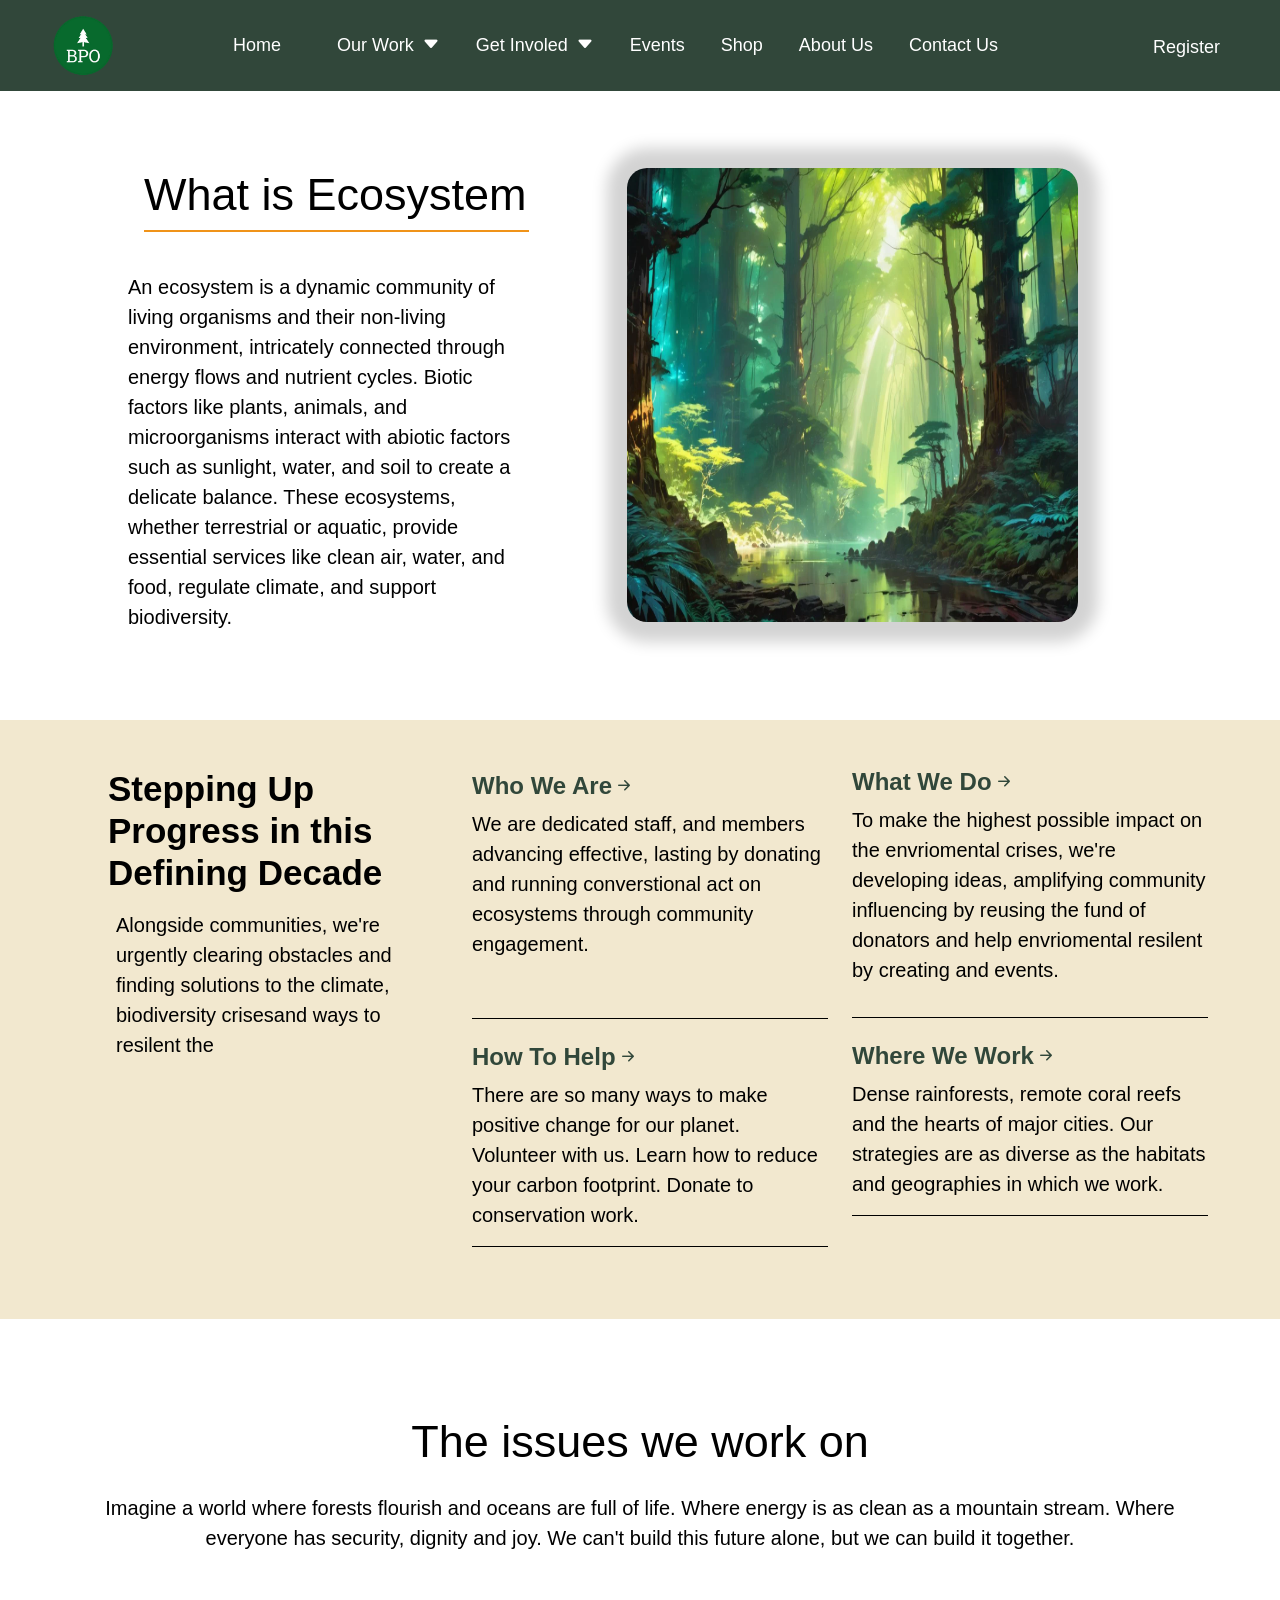
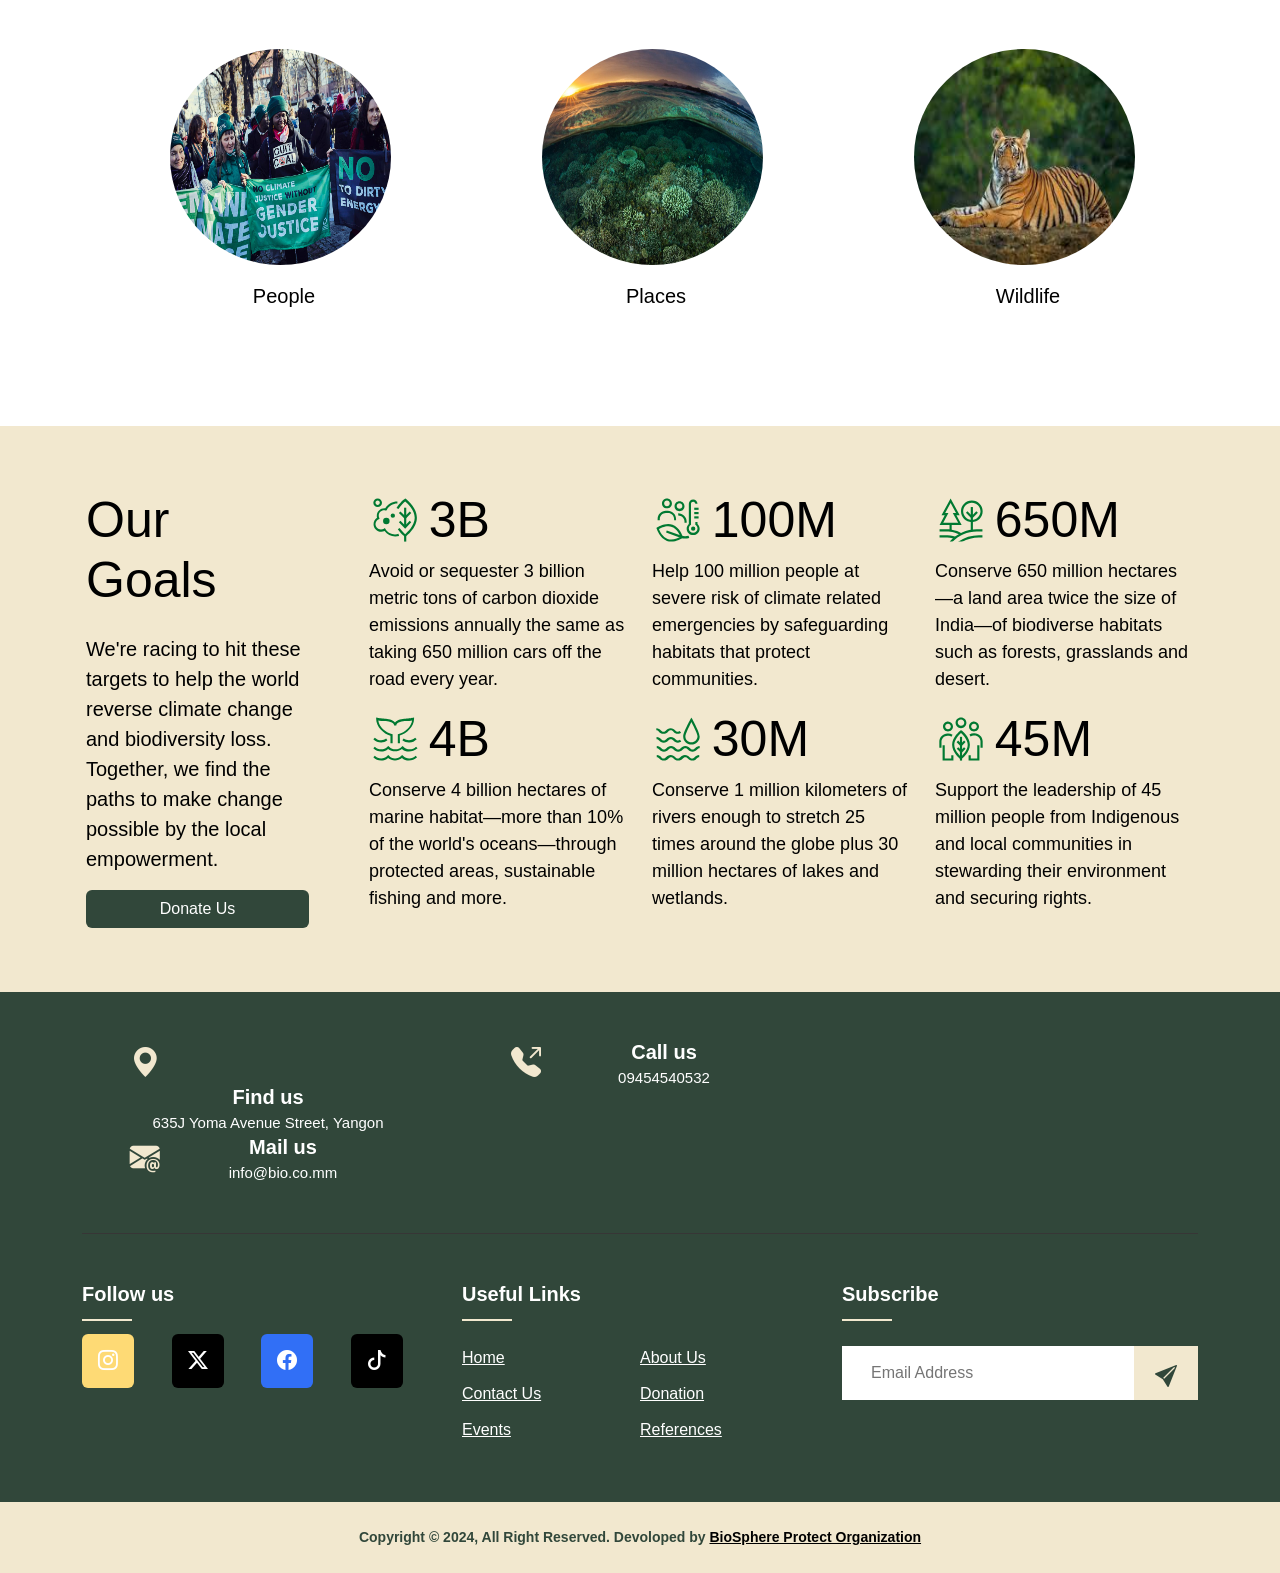
<file: index.html>
<!DOCTYPE html>
<html lang="en">
<head>
    <meta charset="UTF-8">
    <meta name="viewport" content="width=device-width, initial-scale=1.0">
    <title>Home | BPO</title>
    <!--Web Logo-->
    <link rel="icon" type="image/x-icon" href="image/ficon.png">
    <!--Bootstrap CDN link-->
    <link href="https://cdn.jsdelivr.net/npm/bootstrap@5.3.2/dist/css/bootstrap.min.css" rel="stylesheet" integrity="sha384-T3c6CoIi6uLrA9TneNEoa7RxnatzjcDSCmG1MXxSR1GAsXEV/Dwwykc2MPK8M2HN" crossorigin="anonymous">
    <script src="https://cdn.jsdelivr.net/npm/bootstrap@5.3.2/dist/js/bootstrap.bundle.min.js" integrity="sha384-C6RzsynM9kWDrMNeT87bh95OGNyZPhcTNXj1NW7RuBCsyN/o0jlpcV8Qyq46cDfL" crossorigin="anonymous"></script>
    <!--Bootstrap icon link-->
    <link rel="stylesheet" href="https://cdn.jsdelivr.net/npm/bootstrap-icons@1.11.2/font/bootstrap-icons.min.css">
    <!--CSS Link-->
    <link rel="stylesheet" type="text/css" href="css/index.css">
    <!--AOS link-->
    <link href="https://unpkg.com/aos@2.3.1/dist/aos.css" rel="stylesheet">
    <script src="https://unpkg.com/aos@2.3.1/dist/aos.js"></script>
</head>
<body>
    <!--Nav-->
    <nav class="navbar navbar-expand-sm fixed-top" style="background-color: #31473A; font-size: 18px;">
        <a class="navbar-brand ms-5" style="font-size: 35px;" href="index.html"><img src="image/ficon.png" width="70px"></a>
        <button class="navbar-toggler me-3" data-bs-toggle="collapse" data-bs-target="#my_navbar" style="color: white; border-color: white;">
            <span><i class="bi bi-list" style="color: white; font-size: 30px;"></i></span>
        </button>
        <div class="collapse navbar-collapse" id="my_navbar">
            <ul class="top-navbar navbar-nav ms-auto me-auto" style="text-align: center;">
                <li class="nav-item me-4 ms-3">
                    <a class="nav-link" href="index.html" style="color: white;">Home</a>
                </li>
                <li class="nav-item dropdown me-1 ms-3">
                    <a class="nav-link" data-bs-toggle="dropdown" href="#" style="color: white;">Our Work<i class="bi bi-caret-down-fill ms-2"></i></a>
                    <ul class="dropdown-menu" style="text-align: center;">
                        <li><a class="dropdown-item" href="people.html">People</a></li>
                        <li><a class="dropdown-item" href="places.html">Places</a></li>
                        <li><a class="dropdown-item" href="wild_life.html">Wildlife</a></li>
                    </ul>
                </li>
                <li class="nav-item dropdown me-1 ms-3">
                    <a class="nav-link" data-bs-toggle="dropdown" href="#" style="color: white;">Get Involed<i class="bi bi-caret-down-fill ms-2"></i></a>
                    <ul class="dropdown-menu" style="text-align: center;">
                        <li><a class="dropdown-item" href="donate.html">Donate</a></li>
                        <li><a class="dropdown-item" href="take_action.html">Take Action</a></li>
                    </ul>
                </li>
                <li class="nav-item me-1 ms-3">
                    <a class="nav-link" href="event.html" style="color: white;">Events</a>
                </li>
                <li class="nav-item me-1 ms-3">
                    <a class="nav-link" href="shop.html" style="color: white;">Shop</a>
                </li>
                <li class="nav-item me-1 ms-3">
                    <a class="nav-link" href="about_us.html" style="color: white;">About Us</a>
                </li>
                <li class="nav-item ms-3 me-3">
                    <a class="nav-link" href="contact_us.html" style="color: white;">Contact Us</a>
                </li>
            </ul>
            <ul class="top-navbar navbar-nav me-5 d-flex p-0 m-0" style="text-align: center;">
                <li class="nav-item ms-5 me-1 mt-1">
                    <!--Modal launch button-->
                    <a class="nav-link"  data-bs-toggle="modal" data-bs-target="#register" style="color: white;">Register</a>
                </li>
            </ul>
        </div>
    </nav>
    <!--Model-->
    <div class="modal" id="register" data-bs-backdrop="static" data-bs-keyboard="false">
        <div class="modal-dialog modal-dialog-centered">
            <div class="modal-content">
                <div class="container-fluid p-0">
                    <div class="modal-header" style="background-color: #31473A;">
                        <ul class="nav nav-pills justify-content-center ms-auto" style="text-align: center;">
                            <li class="nav.item"><a href="#log-in" class="nav-link active" data-bs-toggle="tab" style="color: white;">Log-in</a></li>
                            <li class="nav.item"><a href="#sign-up" class="nav-link" data-bs-toggle="tab" style="color: white;">Sign-up</a></li>
                        </ul>
                        <button type="button" class="btn-close" data-bs-dismiss="modal" style="background-color: white;"></button>
                    </div>
                    <div>
                        <div class="tab-content">
                            <div class="tab-pane active" id="log-in">
                                <div class="form-floating my-3 me-3 ms-3">
                                    <input for="username" type="text" class="form-control" placeholder="Enter text" name="text">
                                    <label class="form-label" id="username">Username</label>
                                </div>
                                <div class="form-floating my-3 me-3 ms-3">
                                    <input for="email" type="email" class="form-control" placeholder="Enter email" name="email">
                                    <label class="form-label" id="email">Email address</label>
                                </div>
                                <div class="form-floating my-3 me-3 ms-3">
                                    <input for="psw" type="password" class="form-control" placeholder="Enter password" name="password">
                                    <label class="form-label" id="psw">Password</label>
                                </div>
                                <div class="modal-footer justify-content-between">
                                    <span>Not a Member?<a href="#" style="color: black;">Sign-up</a></span>
                                    <button type="button" class="btn" style="background-color: #31473A; color: white;" data-bs-dismiss="modal">Login</button>
                                </div>
                                <div class="d-flex align-items-center">
                                    <div class="border-bottom w-100"></div>
                                    <div class="p-2">Or</div>
                                    <div class="border-bottom w-100"></div>
                                </div>
                                <div class="me-3 ms-3 mb-4">
                                    <button type="button" class="btn d-flex justify-content-center mt-3" style="background-color: #2980B9; border: none; border-radius: 10px; width: 100%;">
                                        <a href="#" style="color: black; text-decoration: none; display: flex;">
                                            <i style="font-size: 30px; margin-top: 5px;" class="bi bi-facebook me-5"></i>
                                            <p class="ms-2 me-5 mt-3" style="font-size: 16px;">Login with Facebook</p>
                                        </a> 
                                    </button>
                                    <button type="button" class="btn d-flex justify-content-center mt-4" style="background-color: silver; border: none; border-radius: 10px; width: 100%;">
                                        <a href="#" style="color: black; text-decoration: none; display: flex;">
                                            <i style="font-size: 30px; margin-top: 5px;" class="bi bi-google me-5"></i>
                                            <p class="ms-2 me-5 mt-3" style="font-size: 16px;">Login with Google</p>
                                        </a> 
                                    </button>
                                </div>    
                            </div>
                        </div>
                    </div>
                    <div>
                        <div class="tab-content">
                            <div class="tab-pane" style="margin-bottom: 20px;" id="sign-up">
                                <div class="form-floating my-3 me-3 ms-3">
                                    <input for="username" type="text" class="form-control" placeholder="Enter text" name="text">
                                    <label class="form-label" id="username">Username</label>
                                </div>
                                <div class="form-floating my-3 me-3 ms-3">
                                    <input for="email" type="email" class="form-control" placeholder="Enter email" name="email">
                                    <label class="form-label" id="email">Email address</label>
                                </div>
                                <div class="form-floating my-3 me-3 ms-3">
                                    <input for="number" type="text" class="form-control" placeholder="Enter Phone Number" name="number">
                                    <label class="form-label" id="number">Phone Number</label>
                                </div>
                                <div class="form-floating my-3 me-3 ms-3">
                                    <input for="psw" type="password" class="form-control" placeholder="Enter password" name="password">
                                    <label class="form-label" id="psw">Password</label>
                                </div>
                                <div class="form-floating my-3 me-3 ms-3">
                                    <input for="psw" type="password" class="form-control" placeholder="Enter password" name="password">
                                    <label class="form-label" id="psw">Confirm Password</label>
                                </div>
                                <div class="modal-footer justify-content-between" data-bs-target="#sign-up">
                                    <span>Already have an account?<a href="#" style="color: black;">Log-in</a></span>
                                    <button type="button" class="btn" style="background-color: #31473A; color: white;" data-bs-dismiss="modal">Sign-up</button>
                                </div>
                                <div class="d-flex align-items-center">
                                    <div class="border-bottom w-100"></div>
                                    <div class="p-2">Or</div>
                                    <div class="border-bottom w-100"></div>
                                </div>
                                <div class="me-3 ms-3 mb-4">
                                    <button type="button" class="btn d-flex justify-content-center mt-3" style="background-color: #2980B9; border: none; border-radius: 10px; width: 100%;">
                                        <a href="#" style="color: black; text-decoration: none; display: flex;">
                                            <i style="font-size: 30px; margin-top: 5px;" class="bi bi-facebook me-5"></i>
                                            <p class="ms-2 me-5 mt-3" style="font-size: 16px;">Login with Facebook</p>
                                        </a> 
                                    </button>
                                    <button type="button" class="btn d-flex justify-content-center mt-4" style="background-color: silver; border: none; border-radius: 10px; width: 100%;">
                                        <a href="#" style="color: black; text-decoration: none; display: flex;">
                                            <i style="font-size: 30px; margin-top: 5px;" class="bi bi-google me-5"></i>
                                            <p class="ms-2 me-5 mt-3" style="font-size: 16px;">Login with Google</p>
                                        </a> 
                                    </button>
                                </div>
                            </div>
                        </div>
                    </div>
                </div>
            </div>
        </div>
    </div>
    <!--Intro-->
    <div class="container me-5" style="margin-top: 120px;">
        <div class="col-md-12">
            <div class="row">
                <div class="col-md-5 mt-5 me-5">
                    <h2 style="border-bottom: 2px solid #F09319; width: 385px; margin-left: 40px;" class="mb-3 pb-2">What is Ecosystem</h2>
                    <p class="p-4">An ecosystem is a dynamic community of living organisms and their non-living environment, intricately connected through energy flows and nutrient cycles. Biotic factors like plants, animals, and microorganisms interact with abiotic factors such as sunlight, water, and soil to create a delicate balance. These ecosystems, whether terrestrial or aquatic, provide essential services like clean air, water, and food, regulate climate, and support biodiversity.</p>
                </div>
                <div class="col-md-5 mt-5">
                    <img src="image/intro_forest.webp" width="100%" height="90%" style="border: none; border-radius: 20px; box-shadow: 0px 0px 15px 20px lightgrey;">
                </div>
            </div>
        </div>
    </div>
    <!--second container-->
    <div class="container-fluid pb-5 mt-5" style="background-color: #F2E8CF;">
        <div class="container me-5 mt-4">
            <div class="col-md-12 pt-5">
                <div class="row">
                    <div class="col-md-4">
                        <h3 class="ms-3" style="font-weight: bold;">Stepping Up Progress in this Defining Decade</h3>
                        <p class="p-4 pt-2">Alongside communities, we're urgently clearing obstacles and finding solutions to the climate, biodiversity crisesand ways to resilent the </p>
                    </div>
                    <div class="col-md-4 mt-1">
                        <div class="first">
                            <h4><a href="about_us.html" style="text-decoration: none; font-weight: bold;">Who We Are<i class="bi bi-arrow-right-short"></i></a></h4>
                            <p style="padding-bottom: 43px;">We are dedicated staff, and members advancing effective, lasting by donating and running converstional act on ecosystems through community engagement.</p>
                        </div>
                        <div class="second mb-4" style="border-top: 1px solid black; border-bottom: 1px solid black;">
                            <h4 class="mt-4"><a href="take_action.html" style="text-decoration: none; font-weight: bold;">How To Help<i class="bi bi-arrow-right-short"></i></a></h4>
                            <p>There are so many ways to make positive change for our planet. Volunteer with us. Learn how to reduce your carbon footprint. Donate to conservation work.</p>
                        </div>
                    </div>
                    <div class="col-md-4">
                        <div class="first">
                            <h4><a href="about_us.html" style="text-decoration: none; font-weight: bold;">What We Do<i class="bi bi-arrow-right-short"></i></a></h4>
                            <p class="pb-3">To make the highest possible impact on the envriomental crises, we're developing ideas, amplifying community influencing by reusing the fund of donators and help envriomental resilent by creating and events.</p>
                        </div>
                        <div class="second mb-4" style="border-top: 1px solid black; border-bottom: 1px solid black;">
                            <h4 class="mt-4"><a href="people.html" style="text-decoration: none; font-weight: bold;">Where We Work<i class="bi bi-arrow-right-short"></i></a></h4>
                            <p>Dense rainforests, remote coral reefs and the hearts of major cities. Our strategies are as diverse as the habitats and geographies in which we work.</p>
                        </div>
                    </div>
                </div>
            </div>
        </div>
    </div>
    <!--Third container-->
    <div class="container mt-5" style="margin-bottom: 150px;">
        <div style="text-align: center;" class="pt-5">
            <h2>The issues we work on</h2>
            <p class="mt-4 mb-5">Imagine a world where forests flourish and oceans are full of life. Where energy is as clean as a mountain stream. Where everyone has security, dignity and joy. We can't build this future alone, but we can build it together.</p>
        </div>
        <div class="container ms-3">
            <div class="row">
                <div class="col-md-4 pe-5 ps-5 mt-5 item_image">
                    <a href="people.html" style="text-decoration: none; color: black;">
                        <img src="image/people.jpg" width="80%" height="95%" style="border: none;" class="rounded-circle ms-4">
                        <p class="mt-3" style="text-align: center;">People</p>
                    </a>
                </div>
                <div class="col-md-4 pe-5 ps-5 mt-5 item_image">
                    <a href="places.html" style="text-decoration: none; color: black;">
                        <img src="image/eco.jpg" width="80%" height="95%" style="border: none;" class="rounded-circle ms-4">
                        <p class="mt-3" style="text-align: center;">Places</p>
                    </a>
                </div>
                <div class="col-md-4 pe-5 ps-5 mt-5 item_image">
                    <a href="wild_life.html" style="text-decoration: none; color: black;">
                        <img src="image/tiger.jpg" width="80%" height="95%" style="border: none;" class="rounded-circle ms-4">
                        <p class="mt-3" style="text-align: center;">Wildlife</p>
                    </a>
                </div>
            </div>
        </div>
    </div>
    <!--Fourth container-->
    <div class="container-fluid" style="background-color: #F2E8CF;">
        <div class="container p-3">
            <div class="row mt-5">
                <div class="col-md-3 mb-5 pe-5">
                    <h1 style="margin-bottom: 10px;">Our Goals</h1>
                    <p class="mt-4">We're racing to hit these targets to help the world reverse climate change and biodiversity loss. Together, we find the paths to make change possible by the local empowerment.</p>
                    <a href="donate.html"><button class="btn" style="background-color: #31473A; color: white; width: 100%;">Donate Us</button></a>
                </div>
                <div class="col-md-3">
                    <div>
                        <div class="d-flex">
                            <img src="image/icon1.svg" width="20%" class="mb-2">
                            <h1 style="font-weight: bolder;" class="ms-2">3B</h1>
                        </div>
                            <p style="font-size: 18px;">Avoid or sequester 3 billion metric tons of carbon dioxide emissions annually the same as taking 650 million cars off the road every year.</p>
                    </div>
                    <div>
                        <div class="d-flex">
                            <img src="image/icon2.svg" width="20%" class="mb-2">
                            <h1 style="font-weight: bolder;" class="ms-2">4B</h1>
                        </div>
                        <p style="font-size: 18px;">Conserve 4 billion hectares of marine habitat—more than 10% of the world's oceans—through protected areas, sustainable fishing and more.</p>
                    </div>
                </div>
                <div class="col-md-3">
                    <div>
                        <div class="d-flex">
                            <img src="image/icon3.svg" width="20%" class="mb-2">
                            <h1 style="font-weight: bolder;" class="ms-2">100M</h1>
                        </div>
                        <p style="font-size: 18px;">Help 100 million people at severe risk of climate related emergencies by safeguarding habitats that protect communities.</p>
                    </div>
                    <div>
                        <div class="d-flex">
                            <img src="image/icon4.svg" width="20%" class="mb-2">
                            <h1 style="font-weight: bolder;" class="ms-2">30M</h1>
                        </div>
                        <p style="font-size: 18px;">Conserve 1 million kilometers of rivers enough to stretch 25 times around the globe plus 30 million hectares of lakes and wetlands.</p>
                    </div>
                </div>
                <div class="col-md-3">
                    <div>
                        <div class="d-flex">
                            <img src="image/icon5.svg" width="20%" class="mb-2">
                            <h1 style="font-weight: bolder;" class="ms-2">650M</h1>
                        </div>
                        <p style="font-size: 18px;">Conserve 650 million hectares—a land area twice the size of India—of biodiverse habitats such as forests, grasslands and desert.</p>
                    </div>
                    <div>
                        <div class="d-flex">
                            <img src="image/icon6.svg" width="20%" class="mb-2">
                            <h1 style="font-weight: bolder;" class="ms-2">45M</h1>
                        </div>
                        <p style="font-size: 18px;">Support the leadership of 45 million people from Indigenous and local communities in stewarding their environment and securing rights.</p>
                    </div>
                </div>
            </div>
        </div>
    </div>
    <!--Footer-->
    <footer class="footer-section">
        <div class="container">
            <div class="footer-category pt-5 pb-5">
                <div class="row" style="text-align: center;">
                    <div class="col-xl-3 col-md-3 mb-30 me-5 ms-5">
                        <div class="single-category">
                            <i class="bi bi-geo-alt-fill mt-0 pt-0"></i>
                            <div class="cta-text">
                                <h4>Find us</h4>
                                <span>635J Yoma Avenue Street, Yangon</span>
                            </div>
                        </div>
                    </div>
                    <div class="col-xl-3 col-md-3 mb-30 me-5 ms-5">
                        <div class="single-category">
                            <i class="bi bi-telephone-outbound-fill mt-0 pt-0"></i>
                            <div class="cta-text">
                                <h4>Call us</h4>
                                <span>09454540532</span>
                            </div>
                        </div>
                    </div>
                    <div class="col-xl-3 col-md-3 mb-30 me-5 ms-5">
                        <div class="single-category">
                            <i class="bi bi-envelope-at-fill mt-0 pt-0"></i>
                            <div class="cta-text">
                                <h4>Mail us</h4>
                                <span>info@bio.co.mm</span>
                            </div>
                        </div>
                    </div>
                </div>
            </div>
            <div class="footer-content pt-5 pb-5">
                <div class="row">
                    <div class="col-xl-4 col-lg-4 mb-50 mb-5">
                        <div class="footer-widget-heading">
                            <h3>Follow us</h3>
                        </div>
                        <div style="font-size: 20px;" class="mt-3">
                            <a href="#" class="me-3 p-3 rounded icon_badge_1" style="background-color: #feda75; color: white;"><i class="bi bi-instagram"></i></a>
                            <a href="#" class="me-3 ms-3 p-3 rounded icon_badge_2" style="background-color: black; color: white;"><i class="bi bi-twitter-x"></i></a>
                            <a href="#" class="me-3 ms-3 p-3 rounded icon_badge_3" style="background-color: #316FF6; color: white;"><i class="bi bi-facebook"></i></a>
                            <a href="#" class="me-3 ms-3 p-3 rounded icon_badge_4" style="background-color: black; color: white;"><i class="bi bi-tiktok"></i></a>
                        </div>
                    </div>
                    <div class="col-xl-4 col-lg-4 col-md-6 mb-30">
                        <div class="footer-widget">
                            <div class="footer-widget-heading">
                                <h3>Useful Links</h3>
                            </div>
                            <ul class="p-0 m-0">
                                <li><a href="index.html">Home</a></li>
                                <li><a href="about_us.html">About Us</a></li>
                                <li><a href="contact_us.html">Contact Us</a></li>
                                <li><a href="donate.html">Donation</a></li>
                                <li><a href="event.html">Events</a></li>
                                <li><a href="#">References</a></li>
                            </ul>
                        </div>
                    </div>
                    <div class="col-xl-4 col-lg-4 col-md-6 mb-50">
                        <div class="footer-widget">
                            <div class="footer-widget-heading">
                                <h3>Subscribe</h3>
                            </div>
                            <div class="subscribe-form">
                                <form>
                                    <input type="text" placeholder="Email Address">
                                    <button onclick="alert('Your email have been recived!')"><i class="bi bi-send-fill"></i></button>
                                </form>
                            </div>
                        </div>
                    </div>
                </div>
            </div>
        </div>
        <div class="copyright-area">
            <div class="container">
                <div class="row">
                    <div class="text-center text-lg-left">
                        <div class="copyright-text">
                            <p>Copyright &copy; 2024, All Right Reserved. Devoloped by <a href="index.html">BioSphere Protect Organization</a></p>
                        </div>
                    </div>
                </div>
            </div>
        </div>
    </footer>
</body>
</html>
</file>
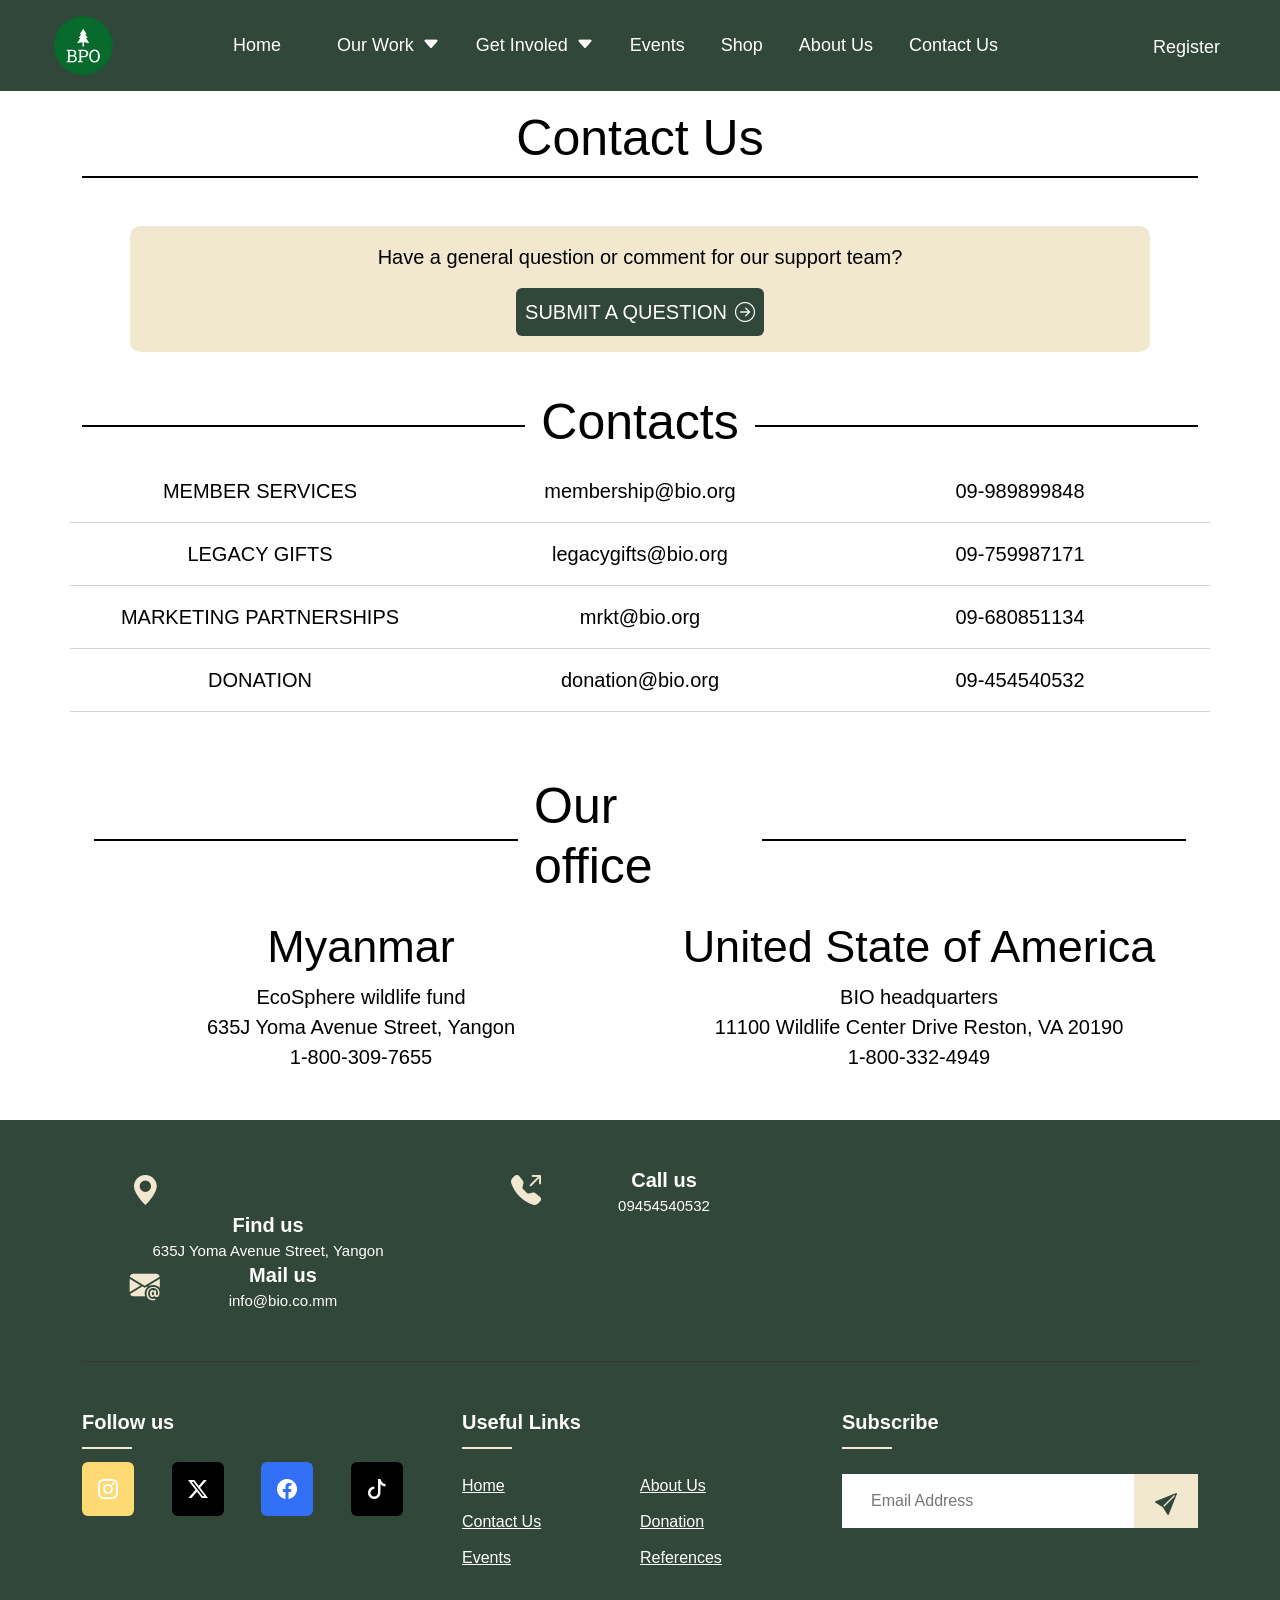
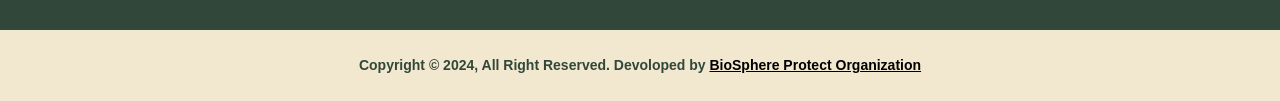
<file: contact_us.html>
<!DOCTYPE html>
<html lang="en">
<head>
    <meta charset="UTF-8">
    <meta name="viewport" content="width=device-width, initial-scale=1.0">
    <title>Contact Us | BIO</title>
    <!--Web Logo-->
    <link rel="icon" type="image/x-icon" href="image/ficon.png">
    <!--Bootstrap CDN link-->
    <link href="https://cdn.jsdelivr.net/npm/bootstrap@5.3.2/dist/css/bootstrap.min.css" rel="stylesheet" integrity="sha384-T3c6CoIi6uLrA9TneNEoa7RxnatzjcDSCmG1MXxSR1GAsXEV/Dwwykc2MPK8M2HN" crossorigin="anonymous">
    <script src="https://cdn.jsdelivr.net/npm/bootstrap@5.3.2/dist/js/bootstrap.bundle.min.js" integrity="sha384-C6RzsynM9kWDrMNeT87bh95OGNyZPhcTNXj1NW7RuBCsyN/o0jlpcV8Qyq46cDfL" crossorigin="anonymous"></script>
    <!--Bootstrap icon link-->
    <link rel="stylesheet" href="https://cdn.jsdelivr.net/npm/bootstrap-icons@1.11.2/font/bootstrap-icons.min.css">
    <!--CSS Link-->
    <link rel="stylesheet" type="text/css" href="css/about_us.css">
    <!--AOS link-->
    <link href="https://unpkg.com/aos@2.3.1/dist/aos.css" rel="stylesheet">
    <script src="https://unpkg.com/aos@2.3.1/dist/aos.js"></script>
</head>
<body>
    <!--Nav-->
    <nav class="navbar navbar-expand-sm fixed-top" style="background-color: #31473A; font-size: 18px;">
        <a class="navbar-brand ms-5" style="font-size: 35px;" href="index.html"><img src="image/ficon.png" width="70px"></a>
        <button class="navbar-toggler me-3" data-bs-toggle="collapse" data-bs-target="#my_navbar" style="color: white; border-color: white;">
            <span><i class="bi bi-list" style="color: white; font-size: 30px;"></i></span>
        </button>
        <div class="collapse navbar-collapse" id="my_navbar">
            <ul class="top-navbar navbar-nav ms-auto me-auto" style="text-align: center;">
                <li class="nav-item me-4 ms-3">
                    <a class="nav-link" href="index.html" style="color: white;">Home</a>
                </li>
                <li class="nav-item dropdown me-1 ms-3">
                    <a class="nav-link" data-bs-toggle="dropdown" href="#" style="color: white;">Our Work<i class="bi bi-caret-down-fill ms-2"></i></a>
                    <ul class="dropdown-menu" style="text-align: center;">
                        <li><a class="dropdown-item" href="people.html">People</a></li>
                        <li><a class="dropdown-item" href="places.html">Places</a></li>
                        <li><a class="dropdown-item" href="wild_life.html">Wildlife</a></li>
                    </ul>
                </li>
                <li class="nav-item dropdown me-1 ms-3">
                    <a class="nav-link" data-bs-toggle="dropdown" href="#" style="color: white;">Get Involed<i class="bi bi-caret-down-fill ms-2"></i></a>
                    <ul class="dropdown-menu" style="text-align: center;">
                        <li><a class="dropdown-item" href="donate.html">Donate</a></li>
                        <li><a class="dropdown-item" href="take_action.html">Take Action</a></li>
                    </ul>
                </li>
                <li class="nav-item me-1 ms-3">
                    <a class="nav-link" href="event.html" style="color: white;">Events</a>
                </li>
                <li class="nav-item me-1 ms-3">
                    <a class="nav-link" href="shop.html" style="color: white;">Shop</a>
                </li>
                <li class="nav-item me-1 ms-3">
                    <a class="nav-link" href="about_us.html" style="color: white;">About Us</a>
                </li>
                <li class="nav-item ms-3 me-3">
                    <a class="nav-link" href="contact_us.html" style="color: white;">Contact Us</a>
                </li>
            </ul>
            <ul class="top-navbar navbar-nav me-5 d-flex p-0 m-0" style="text-align: center;">
                <li class="nav-item ms-5 me-1 mt-1">
                    <!--Modal launch button-->
                    <a class="nav-link"  data-bs-toggle="modal" data-bs-target="#register" style="color: white;">Register</a>
                </li>
            </ul>
        </div>
    </nav>
    <!--Model-->
    <div class="modal" id="register" data-bs-backdrop="static" data-bs-keyboard="false">
        <div class="modal-dialog modal-dialog-centered">
            <div class="modal-content">
                <div class="container-fluid p-0">
                    <div class="modal-header" style="background-color: #31473A;">
                        <ul class="nav nav-pills justify-content-center ms-auto" style="text-align: center;">
                            <li class="nav.item"><a href="#log-in" class="nav-link active" data-bs-toggle="tab" style="color: white;">Log-in</a></li>
                            <li class="nav.item"><a href="#sign-up" class="nav-link" data-bs-toggle="tab" style="color: white;">Sign-up</a></li>
                        </ul>
                        <button type="button" class="btn-close" data-bs-dismiss="modal" style="background-color: white;"></button>
                    </div>
                    <div>
                        <div class="tab-content">
                            <div class="tab-pane active" id="log-in">
                                <div class="form-floating my-3 me-3 ms-3">
                                    <input for="username" type="text" class="form-control" placeholder="Enter text" name="text">
                                    <label class="form-label" id="username">Username</label>
                                </div>
                                <div class="form-floating my-3 me-3 ms-3">
                                    <input for="email" type="email" class="form-control" placeholder="Enter email" name="email">
                                    <label class="form-label" id="email">Email address</label>
                                </div>
                                <div class="form-floating my-3 me-3 ms-3">
                                    <input for="psw" type="password" class="form-control" placeholder="Enter password" name="password">
                                    <label class="form-label" id="psw">Password</label>
                                </div>
                                <div class="modal-footer justify-content-between">
                                    <span>Not a Member?<a href="#" style="color: black;">Sign-up</a></span>
                                    <button type="button" class="btn" style="background-color: #31473A; color: white;" data-bs-dismiss="modal">Login</button>
                                </div>
                                <div class="d-flex align-items-center">
                                    <div class="border-bottom w-100"></div>
                                    <div class="p-2">Or</div>
                                    <div class="border-bottom w-100"></div>
                                </div>
                                <div class="me-3 ms-3 mb-4">
                                    <button type="button" class="btn d-flex justify-content-center mt-3" style="background-color: #2980B9; border: none; border-radius: 10px; width: 100%;">
                                        <a href="#" style="color: black; text-decoration: none; display: flex;">
                                            <i style="font-size: 30px; margin-top: 5px;" class="bi bi-facebook me-5"></i>
                                            <p class="ms-2 me-5 mt-3" style="font-size: 16px;">Login with Facebook</p>
                                        </a> 
                                    </button>
                                    <button type="button" class="btn d-flex justify-content-center mt-4" style="background-color: silver; border: none; border-radius: 10px; width: 100%;">
                                        <a href="#" style="color: black; text-decoration: none; display: flex;">
                                            <i style="font-size: 30px; margin-top: 5px;" class="bi bi-google me-5"></i>
                                            <p class="ms-2 me-5 mt-3" style="font-size: 16px;">Login with Google</p>
                                        </a> 
                                    </button>
                                </div>    
                            </div>
                        </div>
                    </div>
                    <div>
                        <div class="tab-content">
                            <div class="tab-pane" style="margin-bottom: 20px;" id="sign-up">
                                <div class="form-floating my-3 me-3 ms-3">
                                    <input for="username" type="text" class="form-control" placeholder="Enter text" name="text">
                                    <label class="form-label" id="username">Username</label>
                                </div>
                                <div class="form-floating my-3 me-3 ms-3">
                                    <input for="email" type="email" class="form-control" placeholder="Enter email" name="email">
                                    <label class="form-label" id="email">Email address</label>
                                </div>
                                <div class="form-floating my-3 me-3 ms-3">
                                    <input for="number" type="text" class="form-control" placeholder="Enter Phone Number" name="number">
                                    <label class="form-label" id="number">Phone Number</label>
                                </div>
                                <div class="form-floating my-3 me-3 ms-3">
                                    <input for="psw" type="password" class="form-control" placeholder="Enter password" name="password">
                                    <label class="form-label" id="psw">Password</label>
                                </div>
                                <div class="form-floating my-3 me-3 ms-3">
                                    <input for="psw" type="password" class="form-control" placeholder="Enter password" name="password">
                                    <label class="form-label" id="psw">Confirm Password</label>
                                </div>
                                <div class="modal-footer justify-content-between" data-bs-target="#sign-up">
                                    <span>Already have an account?<a href="#" style="color: black;">Log-in</a></span>
                                    <button type="button" class="btn" style="background-color: #31473A; color: white;" data-bs-dismiss="modal">Sign-up</button>
                                </div>
                                <div class="d-flex align-items-center">
                                    <div class="border-bottom w-100"></div>
                                    <div class="p-2">Or</div>
                                    <div class="border-bottom w-100"></div>
                                </div>
                                <div class="me-3 ms-3 mb-4">
                                    <button type="button" class="btn d-flex justify-content-center mt-3" style="background-color: #2980B9; border: none; border-radius: 10px; width: 100%;">
                                        <a href="#" style="color: black; text-decoration: none; display: flex;">
                                            <i style="font-size: 30px; margin-top: 5px;" class="bi bi-facebook me-5"></i>
                                            <p class="ms-2 me-5 mt-3" style="font-size: 16px;">Login with Facebook</p>
                                        </a> 
                                    </button>
                                    <button type="button" class="btn d-flex justify-content-center mt-4" style="background-color: silver; border: none; border-radius: 10px; width: 100%;">
                                        <a href="#" style="color: black; text-decoration: none; display: flex;">
                                            <i style="font-size: 30px; margin-top: 5px;" class="bi bi-google me-5"></i>
                                            <p class="ms-2 me-5 mt-3" style="font-size: 16px;">Login with Google</p>
                                        </a> 
                                    </button>
                                </div>
                            </div>
                        </div>
                    </div>
                </div>
            </div>
        </div>
    </div>
    <div class="container" style="margin-top: 100px;">
        <h1 class="p-2" style="border-bottom: 2px solid black; text-align: center;">Contact Us</h1>
        <div class="p-3 mt-5 me-5 ms-5" style="background-color: #F2E8CF; text-align: center; border-radius: 10px; border: none;">
            <p>Have a general question or comment for our support team?</p>
            <button class="btn p-2" data-bs-toggle="modal" data-bs-target="#submit_question" style="background-color: #31473A; font-size: 20px; color: white;">SUBMIT A QUESTION<i class="bi bi-arrow-right-circle ms-2"></i></button>
            <!--Modal-->
            <div class="modal" id="submit_question" data-bs-backdrop="static" data-bs-keyboard="false">
                <div class="modal-dialog modal-dialog-centered">
                    <div class="modal-content">
                        <div class="modal-header" style="background-color: #31473A;">
                            <p style="font-weight: bold; color: white;" class="modal-title">Submit a request</p>
                            <button type="button" class="btn-close" data-bs-dismiss="modal"></button>
                        </div>
                        <div class="modal-body">
                            <div class="form-floating my-3 me-3 ms-3">
                                <input for="email" type="email" class="form-control" placeholder="Enter Email" name="email">
                                <label class="form-label" id="email">Your email</label>
                            </div>
                            <div class="form-floating my-3 me-3 ms-3">
                                <input for="text" type="text" class="form-control" placeholder="Enter Subject" name="Subject">
                                <label class="form-label" id="text">Subject</label>
                            </div>
                            <div class="ms-3 me-3">
                                <textarea class="form-control"rows="3" placeholder="Description"></textarea>
                                <span style="font-size: 10px;">Please enter the details of your request. Our members will respond as soon as possible.</span>
                            </div>
                            <div class="ms-3 me-3 mt-3">
                                <input type="file" class="form-control" multiple>
                            </div>
                        </div>
                        <div class="modal-footer" style="background-color: #31473A;">
                            <button class="btn" type="submit" data-bs-dismiss="modal" style="background-color: white;" onclick="alert('You concren is submited, we will reply your concern through your email!')">Submit</button>
                        </div>
                    </div>
                </div>
            </div>
        </div>
        <div class="d-flex align-items-center mt-4">
            <div class="w-100" style="border-bottom: 2px solid black;"></div>
            <div class="p-3"><h1>Contacts</h1></div>
            <div class="w-100" style="border-bottom: 2px solid black;"></div>
        </div>
        <div class="col-sm-12">
            <div class="row" style="text-align: center; border-bottom: 1px solid lightgrey;">
                <div class="col-sm-4">
                    <p>MEMBER SERVICES</p>
                </div>
                <div class="col-sm-4">
                    <p>membership@bio.org</p>
                </div>
                <div class="col-sm-4">
                    <p>09-989899848</p>
                </div>
            </div>
        </div>
        <div class="col-sm-12 mt-3">
            <div class="row" style="text-align: center; border-bottom: 1px solid lightgrey;">
                <div class="col-sm-4">
                    <p>LEGACY GIFTS</p>
                </div>
                <div class="col-sm-4">
                    <p>legacygifts@bio.org</p>
                </div>
                <div class="col-sm-4">
                    <p>09-759987171</p>
                </div>
            </div>
        </div>
        <div class="col-sm-12 mt-3">
            <div class="row" style="text-align: center; border-bottom: 1px solid lightgrey;">
                <div class="col-sm-4">
                    <p>MARKETING PARTNERSHIPS</p>
                </div>
                <div class="col-sm-4">
                    <p>mrkt@bio.org</p>
                </div>
                <div class="col-sm-4">
                    <p>09-680851134</p>
                </div>
            </div>
        </div>
        <div class="col-sm-12 mt-3">
            <div class="row" style="text-align: center; border-bottom: 1px solid lightgrey;">
                <div class="col-sm-4">
                    <p>DONATION</p>
                </div>
                <div class="col-sm-4">
                    <p>donation@bio.org</p>
                </div>
                <div class="col-sm-4">
                    <p>09-454540532</p>
                </div>
            </div>
        </div>
        <div class="container mt-5">
            <div class="d-flex align-items-center mt-4">
            <div class="w-50" style="border-bottom: 2px solid black;"></div>
            <div class="p-3" style="width: 305px;"><h1>Our office</h1></div>
            <div class="w-50" style="border-bottom: 2px solid black;"></div>
        </div>
            <div class="row" style="text-align: center;">
                <div class="col-sm-6">
                    <h2>Myanmar</h2>
                    <p class="m-0 p-0">EcoSphere wildlife fund</p>
                    <p class="m-0 p-0">635J Yoma Avenue Street, Yangon</p>
                    <p class="m-0 p-0">1-800-309-7655</p>
                </div>
                <div class="col-sm-6">
                    <h2>United State of America</h2>
                    <p class="m-0 p-0">BIO headquarters</p>
                    <p class="m-0 p-0">11100 Wildlife Center Drive Reston, VA 20190</p>
                    <p class="m-0 p-0">1-800-332-4949</p>
                </div>
            </div>
        </div>
    </div>
    <!--Footer-->
    <footer class="footer-section mt-5">
        <div class="container">
            <div class="footer-category pt-5 pb-5">
                <div class="row" style="text-align: center;">
                    <div class="col-xl-3 col-md-3 mb-30 me-5 ms-5">
                        <div class="single-category">
                            <i class="bi bi-geo-alt-fill mt-0 pt-0"></i>
                            <div class="cta-text">
                                <h4>Find us</h4>
                                <span>635J Yoma Avenue Street, Yangon</span>
                            </div>
                        </div>
                    </div>
                    <div class="col-xl-3 col-md-3 mb-30 me-5 ms-5">
                        <div class="single-category">
                            <i class="bi bi-telephone-outbound-fill mt-0 pt-0"></i>
                            <div class="cta-text">
                                <h4>Call us</h4>
                                <span>09454540532</span>
                            </div>
                        </div>
                    </div>
                    <div class="col-xl-3 col-md-3 mb-30 me-5 ms-5">
                        <div class="single-category">
                            <i class="bi bi-envelope-at-fill mt-0 pt-0"></i>
                            <div class="cta-text">
                                <h4>Mail us</h4>
                                <span>info@bio.co.mm</span>
                            </div>
                        </div>
                    </div>
                </div>
            </div>
            <div class="footer-content pt-5 pb-5">
                <div class="row">
                    <div class="col-xl-4 col-lg-4 mb-50 mb-5">
                        <div class="footer-widget-heading">
                            <h3>Follow us</h3>
                        </div>
                        <div style="font-size: 20px;" class="mt-3">
                            <a href="#" class="me-3 p-3 rounded icon_badge_1" style="background-color: #feda75; color: white;"><i class="bi bi-instagram"></i></a>
                            <a href="#" class="me-3 ms-3 p-3 rounded icon_badge_2" style="background-color: black; color: white;"><i class="bi bi-twitter-x"></i></a>
                            <a href="#" class="me-3 ms-3 p-3 rounded icon_badge_3" style="background-color: #316FF6; color: white;"><i class="bi bi-facebook"></i></a>
                            <a href="#" class="me-3 ms-3 p-3 rounded icon_badge_4" style="background-color: black; color: white;"><i class="bi bi-tiktok"></i></a>
                        </div>
                    </div>
                    <div class="col-xl-4 col-lg-4 col-md-6 mb-30">
                        <div class="footer-widget">
                            <div class="footer-widget-heading">
                                <h3>Useful Links</h3>
                            </div>
                            <ul class="p-0 m-0">
                                <li><a href="index.html">Home</a></li>
                                <li><a href="about_us.html">About Us</a></li>
                                <li><a href="contact_us.html">Contact Us</a></li>
                                <li><a href="donate.html">Donation</a></li>
                                <li><a href="event.html">Events</a></li>
                                <li><a href="#">References</a></li>
                            </ul>
                        </div>
                    </div>
                    <div class="col-xl-4 col-lg-4 col-md-6 mb-50">
                        <div class="footer-widget">
                            <div class="footer-widget-heading">
                                <h3>Subscribe</h3>
                            </div>
                            <div class="subscribe-form">
                                <form>
                                    <input type="text" placeholder="Email Address">
                                    <button onclick="alert('Your email have been recived!')"><i class="bi bi-send-fill"></i></button>
                                </form>
                            </div>
                        </div>
                    </div>
                </div>
            </div>
        </div>
        <div class="copyright-area">
            <div class="container">
                <div class="row">
                    <div class="text-center text-lg-left">
                        <div class="copyright-text">
                            <p>Copyright &copy; 2024, All Right Reserved. Devoloped by <a href="index.html">BioSphere Protect Organization</a></p>
                        </div>
                    </div>
                </div>
            </div>
        </div>
    </footer>
</body>
</html>
</file>
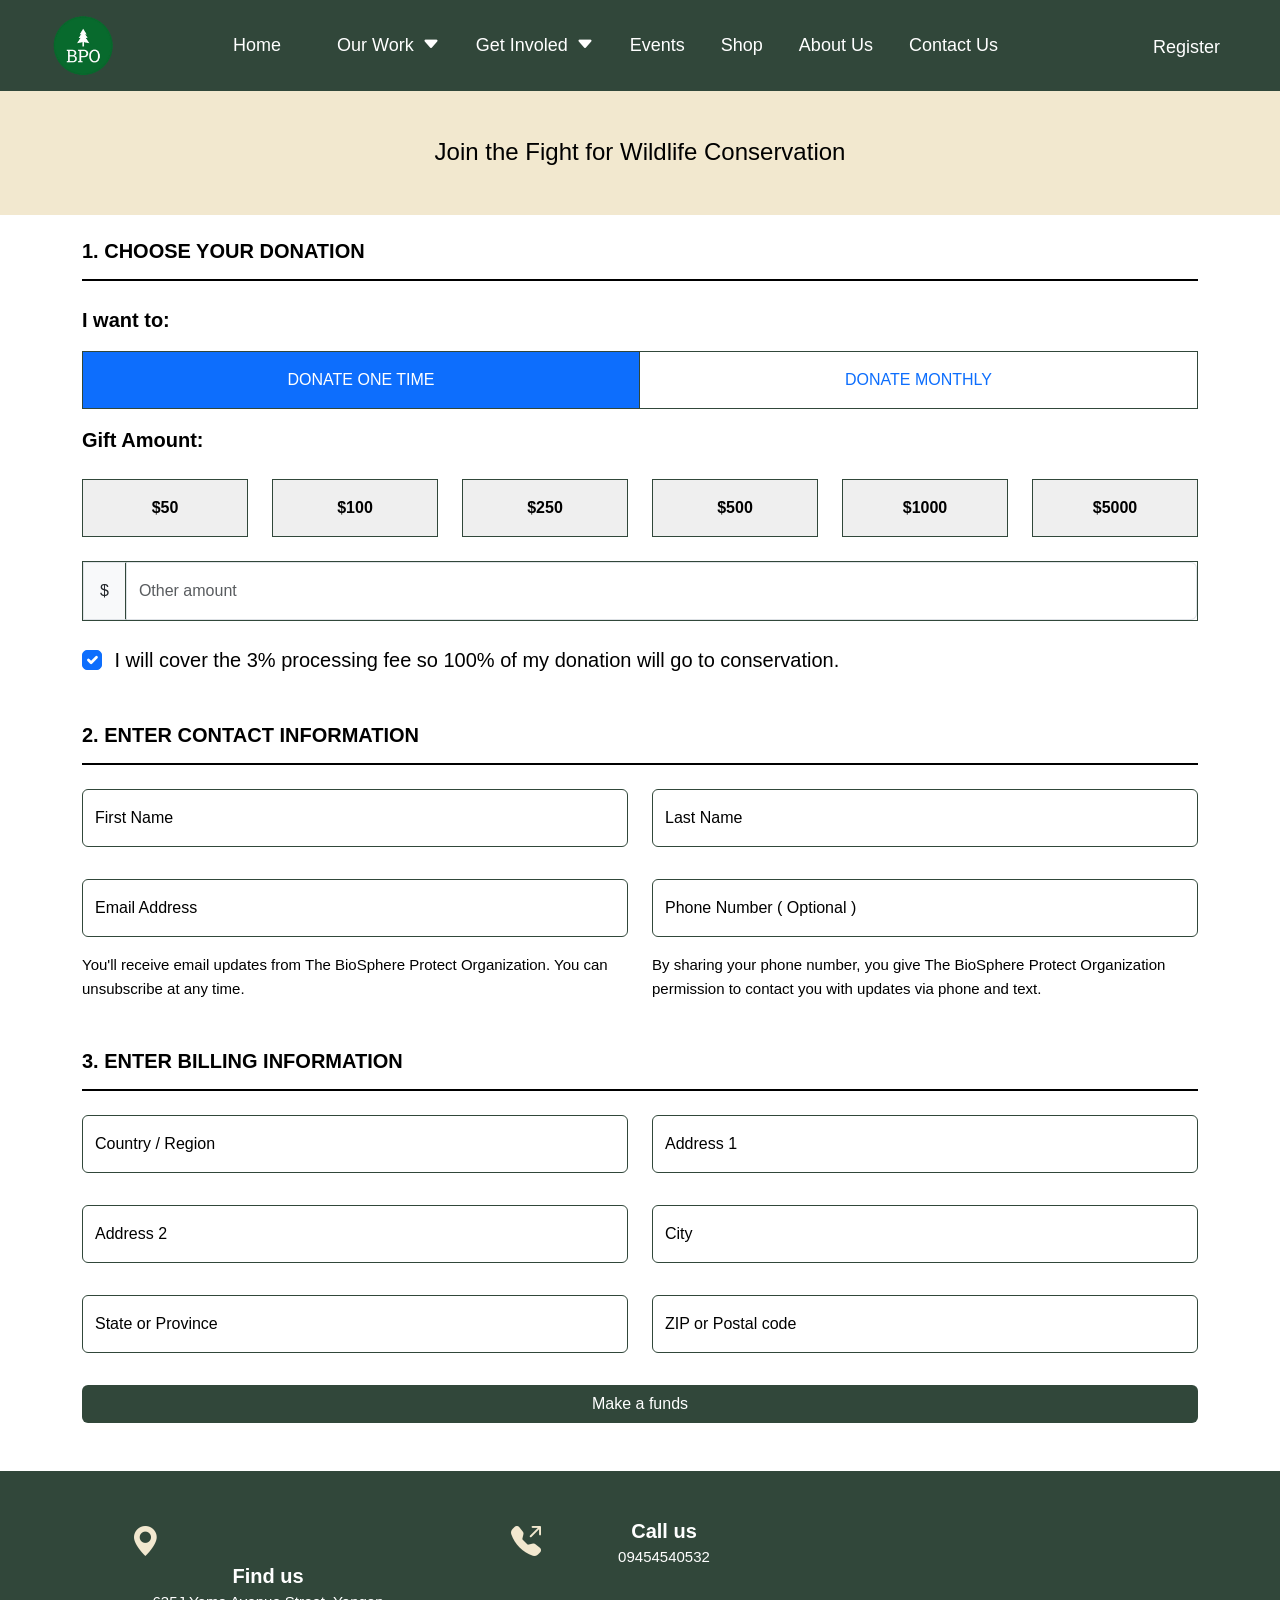
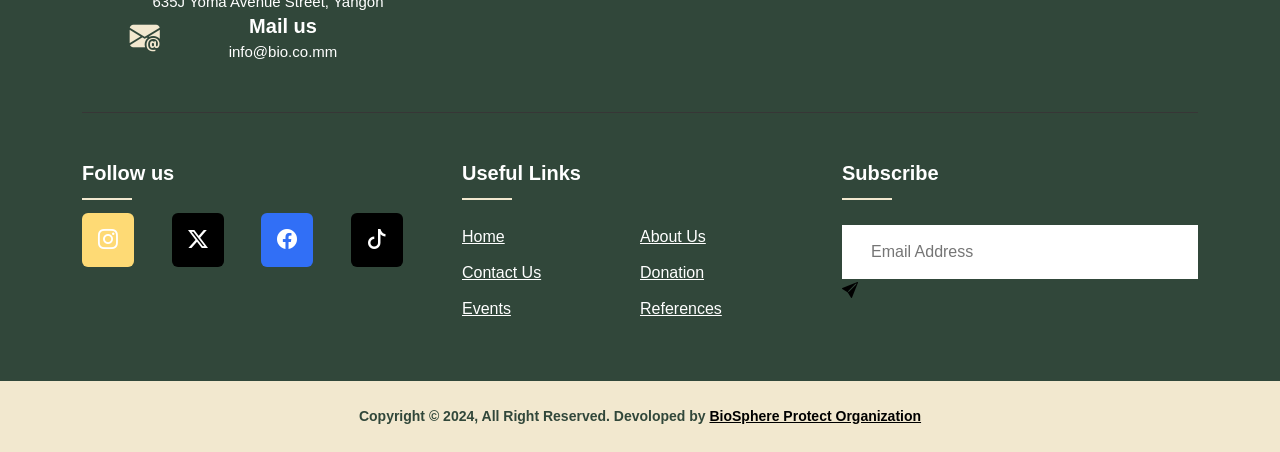
<file: donate.html>
<!DOCTYPE html>
<html lang="en">
<head>
    <meta charset="UTF-8">
    <meta name="viewport" content="width=device-width, initial-scale=1.0">
    <title>Donate | BIO</title>
    <!--Web Logo-->
    <link rel="icon" type="image/x-icon" href="image/ficon.png">
    <!--Bootstrap CDN link-->
    <link href="https://cdn.jsdelivr.net/npm/bootstrap@5.3.2/dist/css/bootstrap.min.css" rel="stylesheet" integrity="sha384-T3c6CoIi6uLrA9TneNEoa7RxnatzjcDSCmG1MXxSR1GAsXEV/Dwwykc2MPK8M2HN" crossorigin="anonymous">
    <script src="https://cdn.jsdelivr.net/npm/bootstrap@5.3.2/dist/js/bootstrap.bundle.min.js" integrity="sha384-C6RzsynM9kWDrMNeT87bh95OGNyZPhcTNXj1NW7RuBCsyN/o0jlpcV8Qyq46cDfL" crossorigin="anonymous"></script>
    <!--Bootstrap icon link-->
    <link rel="stylesheet" href="https://cdn.jsdelivr.net/npm/bootstrap-icons@1.11.2/font/bootstrap-icons.min.css">
    <!--CSS Link-->
    <link rel="stylesheet" type="text/css" href="css/donate.css">
    <!--AOS link-->
    <link href="https://unpkg.com/aos@2.3.1/dist/aos.css" rel="stylesheet">
    <script src="https://unpkg.com/aos@2.3.1/dist/aos.js"></script>
</head>
<body>
    <!--Nav-->
    <nav class="navbar navbar-expand-sm fixed-top" style="background-color: #31473A; font-size: 18px;">
        <a class="navbar-brand ms-5" style="font-size: 35px;" href="index.html"><img src="image/ficon.png" width="70px"></a>
        <button class="navbar-toggler me-3" data-bs-toggle="collapse" data-bs-target="#my_navbar" style="color: white; border-color: white;">
            <span><i class="bi bi-list" style="color: white; font-size: 30px;"></i></span>
        </button>
        <div class="collapse navbar-collapse" id="my_navbar">
            <ul class="top-navbar navbar-nav ms-auto me-auto" style="text-align: center;">
                <li class="nav-item me-4 ms-3">
                    <a class="nav-link" href="index.html" style="color: white;">Home</a>
                </li>
                <li class="nav-item dropdown me-1 ms-3">
                    <a class="nav-link" data-bs-toggle="dropdown" href="#" style="color: white;">Our Work<i class="bi bi-caret-down-fill ms-2"></i></a>
                    <ul class="dropdown-menu" style="text-align: center;">
                        <li><a class="dropdown-item" href="people.html">People</a></li>
                        <li><a class="dropdown-item" href="places.html">Places</a></li>
                        <li><a class="dropdown-item" href="wild_life.html">Wildlife</a></li>
                    </ul>
                </li>
                <li class="nav-item dropdown me-1 ms-3">
                    <a class="nav-link" data-bs-toggle="dropdown" href="#" style="color: white;">Get Involed<i class="bi bi-caret-down-fill ms-2"></i></a>
                    <ul class="dropdown-menu" style="text-align: center;">
                        <li><a class="dropdown-item" href="donate.html">Donate</a></li>
                        <li><a class="dropdown-item" href="take_action.html">Take Action</a></li>
                    </ul>
                </li>
                <li class="nav-item me-1 ms-3">
                    <a class="nav-link" href="event.html" style="color: white;">Events</a>
                </li>
                <li class="nav-item me-1 ms-3">
                    <a class="nav-link" href="shop.html" style="color: white;">Shop</a>
                </li>
                <li class="nav-item me-1 ms-3">
                    <a class="nav-link" href="about_us.html" style="color: white;">About Us</a>
                </li>
                <li class="nav-item ms-3 me-3">
                    <a class="nav-link" href="contact_us.html" style="color: white;">Contact Us</a>
                </li>
            </ul>
            <ul class="top-navbar navbar-nav me-5 d-flex p-0 m-0" style="text-align: center;">
                <li class="nav-item ms-5 me-1 mt-1">
                    <!--Modal launch button-->
                    <a class="nav-link"  data-bs-toggle="modal" data-bs-target="#register" style="color: white;">Register</a>
                </li>
            </ul>
        </div>
    </nav>
    <!--First container-->
    <div class="container-fluid" style="text-align: center; margin-top: 90px; background-color: #F2E8CF;">
        <h4 class="p-5">Join the Fight for Wildlife Conservation</h4>
    </div>
    <!--Payment-->
    <div class="container mt-4">
        <h5 class="pb-3" style="font-weight: bold; border-bottom: 2px solid black;">1. CHOOSE YOUR DONATION</h5>
        <div class="container-fluid m-0 p-0 mt-4">
            <p style="font-weight: bold;">I want to: </p>
            <div class="container-fluid m-0 p-0">
                <ul class="nav nav-pills donate" style="text-align: center;">
                    <li class="tabpane_style" style="width: 50%;"><a href="#once" class="nav-link active p-3" data-bs-toggle="tab" style="border: 1px solid #31473A; border-radius: 0px;">DONATE ONE TIME</a></li>
                    <li class="tabpane_style" style="width: 50%;"><a href="#month" class="nav-link p-3" data-bs-toggle="tab" style="border: 1px solid #31473A; border-radius: 0px; border-left: none;">DONATE MONTHLY</a></li>
                </ul>
                <p style="font-weight: bold;" class="mt-3">Gift Amount: </p>
                <div class="tab-content">
                    <div class="tab-pane active" id="once">
                        <div class="col-md-12" style="text-align: center;">
                            <div class="row">
                                <div class="col-md-2 mt-2">
                                    <button type="button" class="p-3" style="font-weight: bold; border: 1px solid #31473A; width: 100%;">$50</button>
                                </div>
                                <div class="col-md-2 mt-2">
                                    <button type="button" class="p-3" style="font-weight: bold; border: 1px solid #31473A; width: 100%;">$100</button>
                                </div>
                                <div class="col-md-2 mt-2">
                                    <button type="button" class="p-3" style="font-weight: bold; border: 1px solid #31473A; width: 100%;">$250</button>
                                </div>
                                <div class="col-md-2 mt-2">
                                    <button type="button" class="p-3" style="font-weight: bold; border: 1px solid #31473A; width: 100%;">$500</button>
                                </div>
                                <div class="col-md-2 mt-2">
                                    <button type="button" class="p-3" style="font-weight: bold; border: 1px solid #31473A; width: 100%;">$1000</button>
                                </div>
                                <div class="col-md-2 mt-2">
                                    <button type="button" class="p-3" style="font-weight: bold; border: 1px solid #31473A; width: 100%;">$5000</button>
                                </div>
                            </div>
                        </div>
                        <div class="input-group mt-4" style="font-weight: bold; border: 1px solid #31473A; width: 100%;">
                            <div class="input-group-text p-3" id="btnGroupAddon" style="border-right: 2px solid #31473A; border-radius: 0px;">$</div>
                            <input type="text" class="form-control" placeholder="Other amount" aria-label="Input group example" aria-describedby="btnGroupAddon" style="width: auto;">
                        </div>
                    </div>
                </div>
                <div class="tab-content">
                    <div class="tab-pane" id="month">
                        <div class="col-md-12" style="text-align: center;">
                            <div class="row">
                                <div class="col-md-2 mt-2">
                                    <button type="button" class="p-3" style="font-weight: bold; border: 1px solid #31473A; width: 100%;">$15/MONTH</button>
                                </div>
                                <div class="col-md-2 mt-2">
                                    <button type="button" class="p-3" style="font-weight: bold; border: 1px solid #31473A; width: 100%;">$20/MONTH</button>
                                </div>
                                <div class="col-md-2 mt-2">
                                    <button type="button" class="p-3" style="font-weight: bold; border: 1px solid #31473A; width: 100%;">$25/MONTH</button>
                                </div>
                                <div class="col-md-2 mt-2">
                                    <button type="button" class="p-3" style="font-weight: bold; border: 1px solid #31473A; width: 100%;">$30/MONTH</button>
                                </div>
                                <div class="col-md-2 mt-2">
                                    <button type="button" class="p-3" style="font-weight: bold; border: 1px solid #31473A; width: 100%;">$50/MONTH</button>
                                </div>
                                <div class="col-md-2 mt-2">
                                    <button type="button" class="p-3" style="font-weight: bold; border: 1px solid #31473A; width: 100%;">$100/MONTH</button>
                                </div>
                            </div>
                        </div>
                        <div class="input-group mt-4" style="font-weight: bold; border: 1px solid #31473A; width: 100%;">
                            <div class="input-group-text p-3" id="btnGroupAddon" style="border-right: 2px solid #31473A; border-radius: 0px;">$</div>
                            <input type="text" class="form-control" placeholder="Other amount" aria-label="Input group example" aria-describedby="btnGroupAddon" style="width: auto;">
                        </div>
                    </div>
                </div>
                <div class="mt-4">
                    <input class="form-check-input" type="checkbox"id="flexCheckDefault" style="font-size: 20px;" checked>
                    <p style="display: inline;" class="ms-2">I will cover the 3% processing fee so 100% of my donation will go to conservation.</p>
                </div>
            </div>
        </div>
        <h5 class="pb-3 mt-5" style="font-weight: bold; border-bottom: 2px solid black;">2. ENTER CONTACT INFORMATION</h5>
        <div class="row">
            <div class="col-md-6">
                <div class="form-floating my-3">
                    <input for="fname" type="text" class="form-control" placeholder="First Name" name="fname" style="border: 1px solid #31473A;" required>
                    <label class="form-label" id="fname">First Name</label>
                </div>
            </div>
            <div class="col-md-6">
                <div class="form-floating my-3">
                    <input for="lname" type="text" class="form-control" placeholder="Last Name" name="lname" style="border: 1px solid #31473A;" required>
                    <label class="form-label" id="lname">Last Name</label>
                </div>
            </div>
        </div>
        <div class="row">
            <div class="col-md-6">
                <div class="form-floating my-3">
                    <input for="email" type="email" class="form-control" placeholder="Email Address" name="email" style="border: 1px solid #31473A;" required>
                    <label class="form-label" id="fname">Email Address</label>
                </div>
                <span style="font-size: 15px;">You'll receive email updates from The BioSphere Protect Organization. You can unsubscribe at any time.</span>
            </div>
            <div class="col-md-6">
                <div class="form-floating my-3">
                    <input for="ph" type="text" class="form-control" placeholder="Phone Number" name="ph" style="border: 1px solid #31473A;" required>
                    <label class="form-label" id="ph">Phone Number ( Optional )</label>
                </div>
                <span style="font-size: 15px;">By sharing your phone number, you give The BioSphere Protect Organization permission to contact you with updates via phone and text.</span>
            </div>
        </div>
        <h5 class="pb-3 mt-5" style="font-weight: bold; border-bottom: 2px solid black;">3. ENTER BILLING INFORMATION</h5>
        <div class="row">
            <div class="col-md-6">
                <div class="form-floating my-3">
                    <input for="loc" type="text" class="form-control" placeholder="Country / Region" name="loc" style="border: 1px solid #31473A;" required>
                    <label class="form-label" id="loc">Country / Region</label>
                </div>
            </div>
            <div class="col-md-6">
                <div class="form-floating my-3">
                    <input for="add1" type="text" class="form-control" placeholder="Address 1" name="add1" style="border: 1px solid #31473A;" required>
                    <label class="form-label" id="add1">Address 1</label>
                </div>
            </div>
        </div>
        <div class="row">
            <div class="col-md-6">
                <div class="form-floating my-3">
                    <input for="add2" type="text" class="form-control" placeholder="Address 2" name="add2" style="border: 1px solid #31473A;" required>
                    <label class="form-label" id="add2">Address 2</label>
                </div>
            </div>
            <div class="col-md-6">
                <div class="form-floating my-3">
                    <input for="city" type="text" class="form-control" placeholder="city" name="city" style="border: 1px solid #31473A;" required>
                    <label class="form-label" id="city">City</label>
                </div>
            </div>
        </div>
        <div class="row">
            <div class="col-md-6">
                <div class="form-floating my-3">
                    <input for="sta" type="text" class="form-control" placeholder="State or Province" name="sta" style="border: 1px solid #31473A;" required>
                    <label class="form-label" id="sta">State or Province</label>
                </div>
            </div>
            <div class="col-md-6">
                <div class="form-floating my-3">
                    <input for="zip" type="text" class="form-control" placeholder="ZIP or Postal code" name="zip" style="border: 1px solid #31473A;" required>
                    <label class="form-label" id="zip">ZIP or Postal code</label>
                </div>
            </div>
        </div>
        <button class="btn mt-3" style="width: 100%; background-color: #31473A; color: white;" data-bs-toggle="modal" data-bs-target="#donate">Make a funds</button>
        <div class="modal fade" id="donate" tabindex="-1" aria-labelledby="exampleModalLabel" aria-hidden="true">
            <div class="modal-dialog">
                <div class="modal-content">
                    <div class="modal-body">
                        <img src="image/thank.jpg" width="100%" height="100%">
                        <p style="font-size: 16px; text-align: center;">Thank you for your commitment to a sustainable future.</p>
                    </div>
                    <div class="modal-footer">
                        <button type="button" class="btn btn-secondary" data-bs-dismiss="modal" style="width: 100%; background-color: #31473A;">Got it!</button>
                    </div>
                </div>
            </div>
        </div>
    </div>
    <!--Footer-->
    <footer class="footer-section mt-5">
        <div class="container">
            <div class="footer-category pt-5 pb-5">
                <div class="row" style="text-align: center;">
                    <div class="col-xl-3 col-md-3 mb-30 me-5 ms-5">
                        <div class="single-category">
                            <i class="bi bi-geo-alt-fill mt-0 pt-0"></i>
                            <div class="cta-text">
                                <h4>Find us</h4>
                                <span>635J Yoma Avenue Street, Yangon</span>
                            </div>
                        </div>
                    </div>
                    <div class="col-xl-3 col-md-3 mb-30 me-5 ms-5">
                        <div class="single-category">
                            <i class="bi bi-telephone-outbound-fill mt-0 pt-0"></i>
                            <div class="cta-text">
                                <h4>Call us</h4>
                                <span>09454540532</span>
                            </div>
                        </div>
                    </div>
                    <div class="col-xl-3 col-md-3 mb-30 me-5 ms-5">
                        <div class="single-category">
                            <i class="bi bi-envelope-at-fill mt-0 pt-0"></i>
                            <div class="cta-text">
                                <h4>Mail us</h4>
                                <span>info@bio.co.mm</span>
                            </div>
                        </div>
                    </div>
                </div>
            </div>
            <div class="footer-content pt-5 pb-5">
                <div class="row">
                    <div class="col-xl-4 col-lg-4 mb-50 mb-5">
                        <div class="footer-widget-heading">
                            <h3>Follow us</h3>
                        </div>
                        <div style="font-size: 20px;" class="mt-3">
                            <a href="#" class="me-3 p-3 rounded icon_badge_1" style="background-color: #feda75; color: white;"><i class="bi bi-instagram"></i></a>
                            <a href="#" class="me-3 ms-3 p-3 rounded icon_badge_2" style="background-color: black; color: white;"><i class="bi bi-twitter-x"></i></a>
                            <a href="#" class="me-3 ms-3 p-3 rounded icon_badge_3" style="background-color: #316FF6; color: white;"><i class="bi bi-facebook"></i></a>
                            <a href="#" class="me-3 ms-3 p-3 rounded icon_badge_4" style="background-color: black; color: white;"><i class="bi bi-tiktok"></i></a>
                        </div>
                    </div>
                    <div class="col-xl-4 col-lg-4 col-md-6 mb-30">
                        <div class="footer-widget">
                            <div class="footer-widget-heading">
                                <h3>Useful Links</h3>
                            </div>
                            <ul class="p-0 m-0">
                                <li><a href="index.html">Home</a></li>
                                <li><a href="about_us.html">About Us</a></li>
                                <li><a href="contact_us.html">Contact Us</a></li>
                                <li><a href="donate.html">Donation</a></li>
                                <li><a href="event.html">Events</a></li>
                                <li><a href="#">References</a></li>
                            </ul>
                        </div>
                    </div>
                    <div class="col-xl-4 col-lg-4 col-md-6 mb-50">
                        <div class="footer-widget">
                            <div class="footer-widget-heading">
                                <h3>Subscribe</h3>
                            </div>
                            <div class="subscribe-form">
                                <form>
                                    <input type="text" placeholder="Email Address">
                                    <butto onclick="alert('Your email have been recived!')"><i class="bi bi-send-fill"></i></butto>
                                </form>
                            </div>
                        </div>
                    </div>
                </div>
            </div>
        </div>
        <div class="copyright-area">
            <div class="container">
                <div class="row">
                    <div class="text-center text-lg-left">
                        <div class="copyright-text">
                            <p>Copyright &copy; 2024, All Right Reserved. Devoloped by <a href="index.html">BioSphere Protect Organization</a></p>
                        </div>
                    </div>
                </div>
            </div>
        </div>
    </footer>
</body>
</html>
</file>
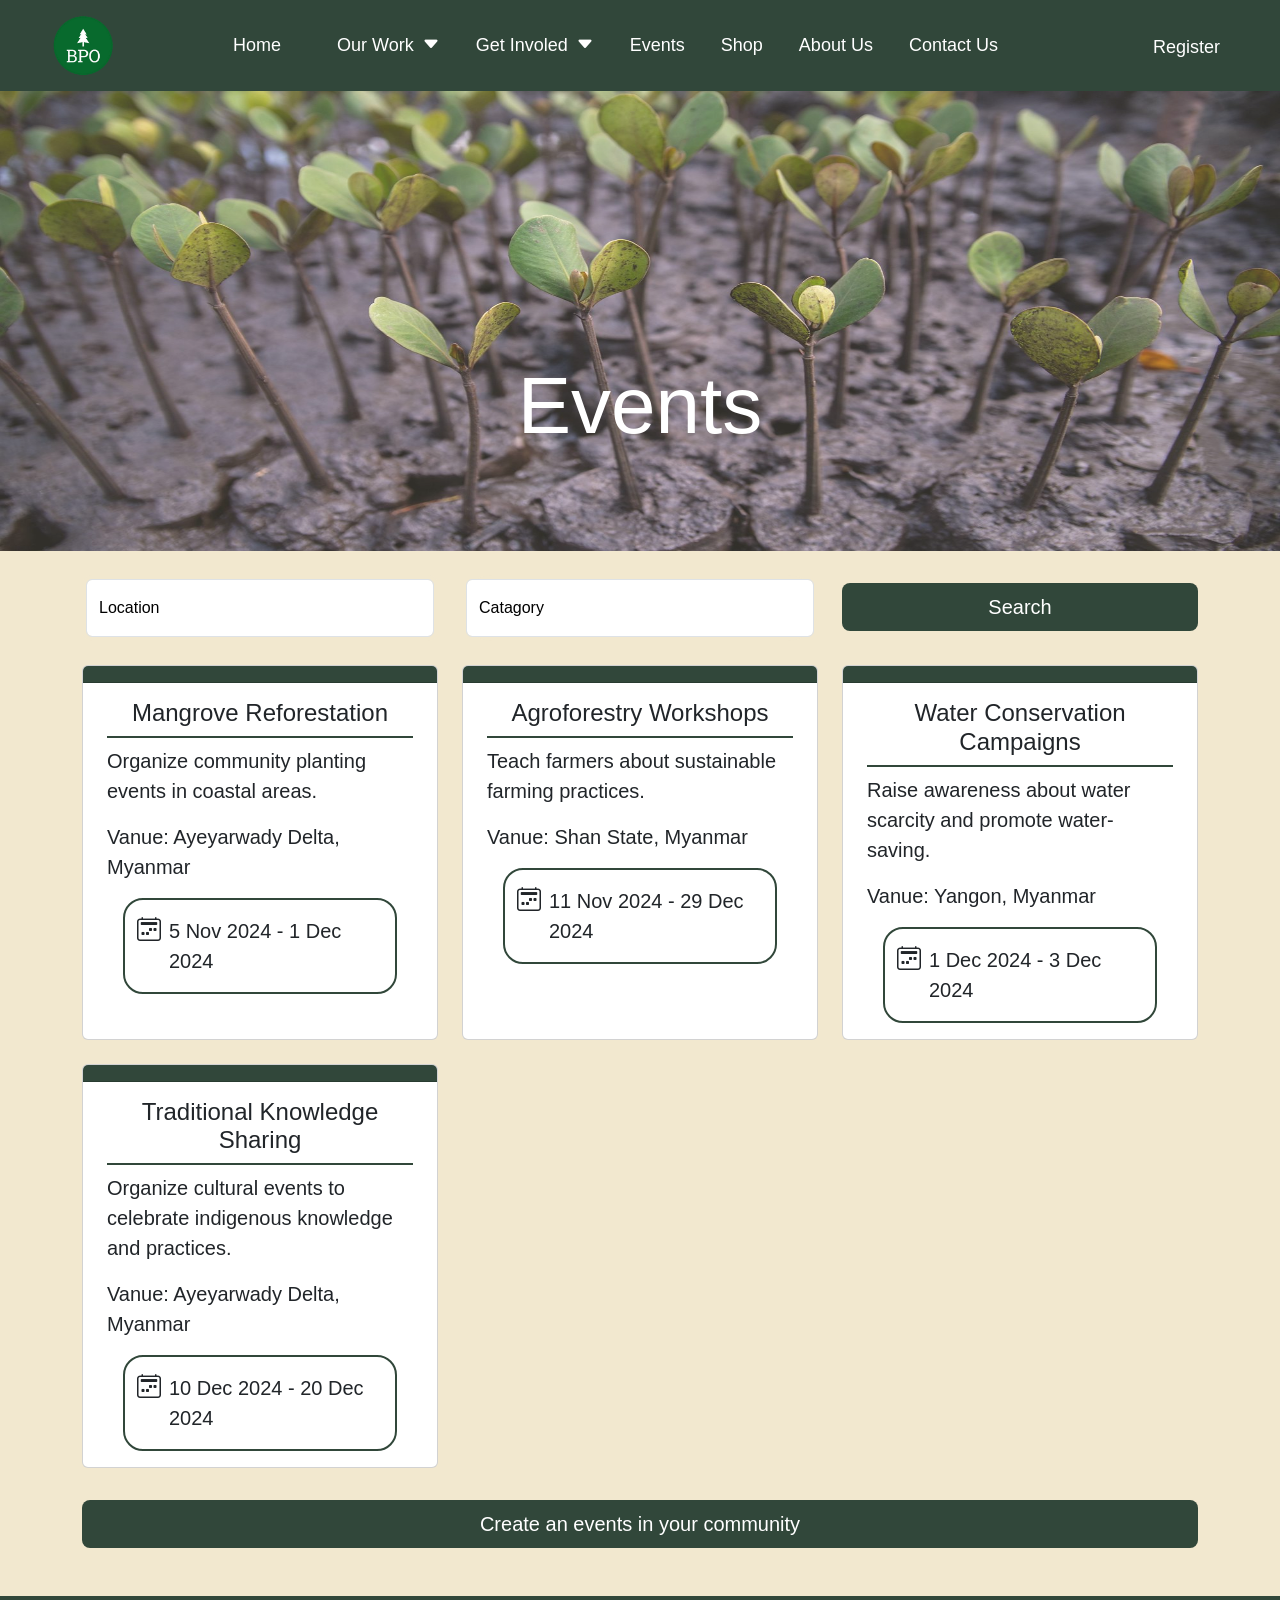
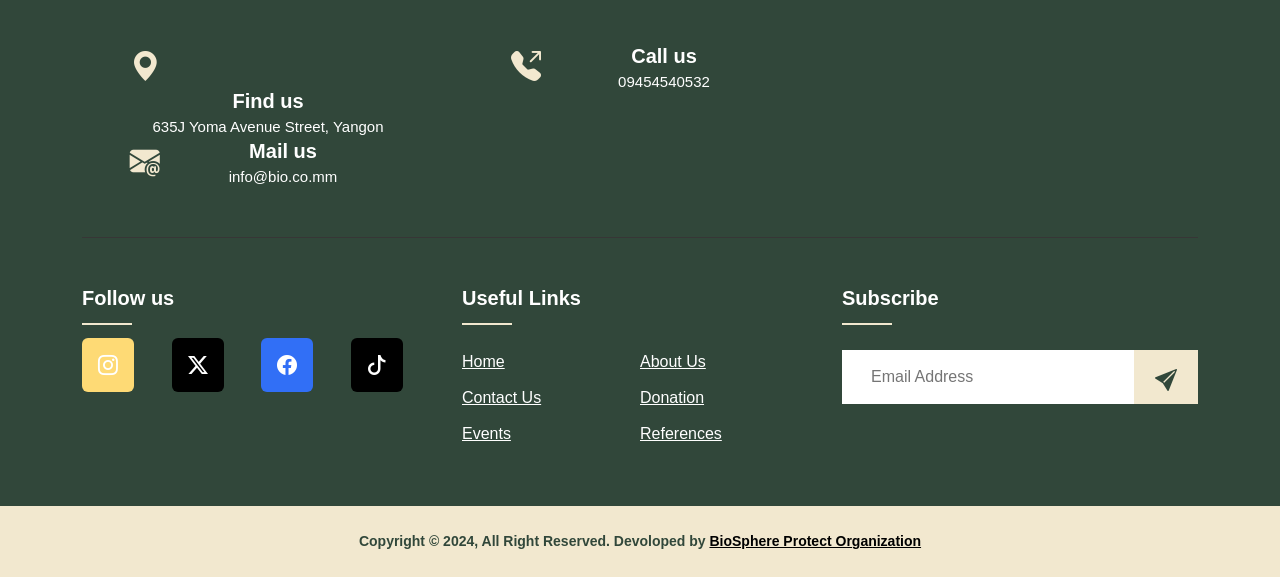
<file: event.html>
<!DOCTYPE html>
<html lang="en">
<head>
    <meta charset="UTF-8">
    <meta name="viewport" content="width=device-width, initial-scale=1.0">
    <title>Event | BIO</title>
    <!--Web Logo-->
    <link rel="icon" type="image/x-icon" href="image/ficon.png">
    <!--Bootstrap CDN link-->
    <link href="https://cdn.jsdelivr.net/npm/bootstrap@5.3.2/dist/css/bootstrap.min.css" rel="stylesheet" integrity="sha384-T3c6CoIi6uLrA9TneNEoa7RxnatzjcDSCmG1MXxSR1GAsXEV/Dwwykc2MPK8M2HN" crossorigin="anonymous">
    <script src="https://cdn.jsdelivr.net/npm/bootstrap@5.3.2/dist/js/bootstrap.bundle.min.js" integrity="sha384-C6RzsynM9kWDrMNeT87bh95OGNyZPhcTNXj1NW7RuBCsyN/o0jlpcV8Qyq46cDfL" crossorigin="anonymous"></script>
    <!--Bootstrap icon link-->
    <link rel="stylesheet" href="https://cdn.jsdelivr.net/npm/bootstrap-icons@1.11.2/font/bootstrap-icons.min.css">
    <!--CSS Link-->
    <link rel="stylesheet" type="text/css" href="css/event.css">
    <!--AOS link-->
    <link href="https://unpkg.com/aos@2.3.1/dist/aos.css" rel="stylesheet">
    <script src="https://unpkg.com/aos@2.3.1/dist/aos.js"></script>
    <!--Javascript Link-->
    <script src="javascript/event.js"></script>
</head>
<body>
    <!--Nav-->
    <nav class="navbar navbar-expand-sm fixed-top" style="background-color: #31473A; font-size: 18px;">
        <a class="navbar-brand ms-5" style="font-size: 35px;" href="index.html"><img src="image/ficon.png" width="70px"></a>
        <button class="navbar-toggler me-3" data-bs-toggle="collapse" data-bs-target="#my_navbar" style="color: white; border-color: white;">
            <span><i class="bi bi-list" style="color: white; font-size: 30px;"></i></span>
        </button>
        <div class="collapse navbar-collapse" id="my_navbar">
            <ul class="top-navbar navbar-nav ms-auto me-auto" style="text-align: center;">
                <li class="nav-item me-4 ms-3">
                    <a class="nav-link" href="index.html" style="color: white;">Home</a>
                </li>
                <li class="nav-item dropdown me-1 ms-3">
                    <a class="nav-link" data-bs-toggle="dropdown" href="#" style="color: white;">Our Work<i class="bi bi-caret-down-fill ms-2"></i></a>
                    <ul class="dropdown-menu" style="text-align: center;">
                        <li><a class="dropdown-item" href="people.html">People</a></li>
                        <li><a class="dropdown-item" href="places.html">Places</a></li>
                        <li><a class="dropdown-item" href="wild_life.html">Wildlife</a></li>
                    </ul>
                </li>
                <li class="nav-item dropdown me-1 ms-3">
                    <a class="nav-link" data-bs-toggle="dropdown" href="#" style="color: white;">Get Involed<i class="bi bi-caret-down-fill ms-2"></i></a>
                    <ul class="dropdown-menu" style="text-align: center;">
                        <li><a class="dropdown-item" href="donate.html">Donate</a></li>
                        <li><a class="dropdown-item" href="take_action.html">Take Action</a></li>
                    </ul>
                </li>
                <li class="nav-item me-1 ms-3">
                    <a class="nav-link" href="event.html" style="color: white;">Events</a>
                </li>
                <li class="nav-item me-1 ms-3">
                    <a class="nav-link" href="shop.html" style="color: white;">Shop</a>
                </li>
                <li class="nav-item me-1 ms-3">
                    <a class="nav-link" href="about_us.html" style="color: white;">About Us</a>
                </li>
                <li class="nav-item ms-3 me-3">
                    <a class="nav-link" href="contact_us.html" style="color: white;">Contact Us</a>
                </li>
            </ul>
            <ul class="top-navbar navbar-nav me-5 d-flex p-0 m-0" style="text-align: center;">
                <li class="nav-item ms-5 me-1 mt-1">
                    <!--Modal launch button-->
                    <a class="nav-link"  data-bs-toggle="modal" data-bs-target="#register" style="color: white;">Register</a>
                </li>
            </ul>
        </div>
    </nav>
    <!--Model-->
    <div class="modal" id="register" data-bs-backdrop="static" data-bs-keyboard="false" >
        <div class="modal-dialog modal-dialog-centered">
            <div class="modal-content">
                <div class="container-fluid p-0">
                    <div class="modal-header" style="background-color: #31473A;">
                        <ul class="nav nav-pills justify-content-center ms-auto" style="text-align: center;">
                            <li class="nav.item"><a href="#log-in" class="nav-link active" data-bs-toggle="tab" style="color: white;">Log-in</a></li>
                            <li class="nav.item"><a href="#sign-up" class="nav-link" data-bs-toggle="tab" style="color: white;">Sign-up</a></li>
                        </ul>
                        <button type="button" class="btn-close" data-bs-dismiss="modal" style="background-color: white;"></button>
                    </div>
                    <div>
                        <div class="tab-content">
                            <div class="tab-pane active" id="log-in">
                                <div class="form-floating my-3 me-3 ms-3">
                                    <input for="username" type="text" class="form-control" placeholder="Enter text" name="text">
                                    <label class="form-label" id="username">Username</label>
                                </div>
                                <div class="form-floating my-3 me-3 ms-3">
                                    <input for="email" type="email" class="form-control" placeholder="Enter email" name="email">
                                    <label class="form-label" id="email">Email address</label>
                                </div>
                                <div class="form-floating my-3 me-3 ms-3">
                                    <input for="psw" type="password" class="form-control" placeholder="Enter password" name="password">
                                    <label class="form-label" id="psw">Password</label>
                                </div>
                                <div class="modal-footer justify-content-between">
                                    <span>Not a Member?<a href="#" style="color: black;">Sign-up</a></span>
                                    <button type="button" class="btn" style="background-color: #31473A; color: white;" data-bs-dismiss="modal">Login</button>
                                </div>
                                <div class="d-flex align-items-center">
                                    <div class="border-bottom w-100"></div>
                                    <div class="p-2">Or</div>
                                    <div class="border-bottom w-100"></div>
                                </div>
                                <div class="me-3 ms-3 mb-4">
                                    <button type="button" class="btn d-flex justify-content-center mt-3" style="background-color: #2980B9; border: none; border-radius: 10px; width: 100%;">
                                        <a href="#" style="color: black; text-decoration: none; display: flex;">
                                            <i style="font-size: 30px; margin-top: 5px;" class="bi bi-facebook me-5"></i>
                                            <p class="ms-2 me-5 mt-3" style="font-size: 16px;">Login with Facebook</p>
                                        </a> 
                                    </button>
                                    <button type="button" class="btn d-flex justify-content-center mt-4" style="background-color: silver; border: none; border-radius: 10px; width: 100%;">
                                        <a href="#" style="color: black; text-decoration: none; display: flex;">
                                            <i style="font-size: 30px; margin-top: 5px;" class="bi bi-google me-5"></i>
                                            <p class="ms-2 me-5 mt-3" style="font-size: 16px;">Login with Google</p>
                                        </a> 
                                    </button>
                                </div>    
                            </div>
                        </div>
                    </div>
                    <div>
                        <div class="tab-content">
                            <div class="tab-pane" style="margin-bottom: 20px;" id="sign-up">
                                <div class="form-floating my-3 me-3 ms-3">
                                    <input for="username" type="text" class="form-control" placeholder="Enter text" name="text">
                                    <label class="form-label" id="username">Username</label>
                                </div>
                                <div class="form-floating my-3 me-3 ms-3">
                                    <input for="email" type="email" class="form-control" placeholder="Enter email" name="email">
                                    <label class="form-label" id="email">Email address</label>
                                </div>
                                <div class="form-floating my-3 me-3 ms-3">
                                    <input for="number" type="text" class="form-control" placeholder="Enter Phone Number" name="number">
                                    <label class="form-label" id="number">Phone Number</label>
                                </div>
                                <div class="form-floating my-3 me-3 ms-3">
                                    <input for="psw" type="password" class="form-control" placeholder="Enter password" name="password">
                                    <label class="form-label" id="psw">Password</label>
                                </div>
                                <div class="form-floating my-3 me-3 ms-3">
                                    <input for="psw" type="password" class="form-control" placeholder="Enter password" name="password">
                                    <label class="form-label" id="psw">Confirm Password</label>
                                </div>
                                <div class="modal-footer justify-content-between" data-bs-target="#sign-up">
                                    <span>Already have an account?<a href="#" style="color: black;">Log-in</a></span>
                                    <button type="button" class="btn" style="background-color: #31473A; color: white;" data-bs-dismiss="modal">Sign-up</button>
                                </div>
                                <div class="d-flex align-items-center">
                                    <div class="border-bottom w-100"></div>
                                    <div class="p-2">Or</div>
                                    <div class="border-bottom w-100"></div>
                                </div>
                                <div class="me-3 ms-3 mb-4">
                                    <button type="button" class="btn d-flex justify-content-center mt-3" style="background-color: #2980B9; border: none; border-radius: 10px; width: 100%;">
                                        <a href="#" style="color: black; text-decoration: none; display: flex;">
                                            <i style="font-size: 30px; margin-top: 5px;" class="bi bi-facebook me-5"></i>
                                            <p class="ms-2 me-5 mt-3" style="font-size: 16px;">Login with Facebook</p>
                                        </a> 
                                    </button>
                                    <button type="button" class="btn d-flex justify-content-center mt-4" style="background-color: silver; border: none; border-radius: 10px; width: 100%;">
                                        <a href="#" style="color: black; text-decoration: none; display: flex;">
                                            <i style="font-size: 30px; margin-top: 5px;" class="bi bi-google me-5"></i>
                                            <p class="ms-2 me-5 mt-3" style="font-size: 16px;">Login with Google</p>
                                        </a> 
                                    </button>
                                </div>
                            </div>
                        </div>
                    </div>
                </div>
            </div>
        </div>
    </div>
    <!--Intro-->
    <div class="container-fluid p-0" style="margin-top: 91px;">
        <img src="image/biodiversity.jpg" width="100%" height="460px" style="opacity: 0.8;">
    </div>
    <div class="intro_container">
        <p style="font-weight: bolder; font-size: 80px; color: white;">Events</p>
    </div>
    <!--Input Bar-->
    <div class="container">
        <div class="row">
            <div class="col-md-4">
                <div class="form-floating mt-4 d-flex" style="width: 100%; color: black; background-color: #F2E8CF; border: none; border-radius: 10px;">
                    <input for="email" type="email" class="form-control m-1" placeholder="Enter email" name="email">
                    <label class="form-label m-1" id="email">Location</label>
                </div>
            </div>
            <div class="col-md-4">
                <div class="form-floating mt-4 d-flex" style="width: 100%; color: black; background-color: #F2E8CF; border: none; border-radius: 30px;">
                    <input for="email" type="email" class="form-control m-1" placeholder="Enter email" name="email">
                    <label class="form-label m-1" id="email">Catagory</label>
                </div>
            </div>
            <div class="col-md-4">
                <div class="mt-4">
                    <button class="btn btn-lg mt-2" style="background-color: #31473A; width: 100%; height: 100%; color: white;">Search</button>
                </div>
            </div>
        </div>
    </div>
    <!--Card sections-->
    <div class="container">
        <div class="row">
            <div class="col-md-4 mt-4">
                <div class="card" style="height: 100%;">
                    <div class="card-header" style="background-color: #31473A;"></div>
                    <div class="card-body">
                        <h4 class="me-2 ms-2 pb-2" style="border-bottom: 2px solid #31473A; text-align: center;">Mangrove Reforestation</h4>
                        <p class="card-text me-2 ms-2">Organize community planting events in coastal areas.</p>
                        <p class="me-2 ms-2">Vanue: Ayeyarwady Delta, Myanmar</p>
                        <div class="row pt-3 ms-4 me-4" style="border: 2px solid #31473A; border-radius: 20px;">
                            <div class="col-md-1">
                                <h4><i class="bi bi-calendar2-week"></i></h4>
                            </div>
                            <div class="col-md-10 ms-2">
                                <p>5 Nov 2024 - 1 Dec 2024</p>
                            </div>
                        </div>
                    </div>
                </div> 
            </div>
            <div class="col-md-4 mt-4">
                <div class="card" style="height: 100%;">
                    <div class="card-header" style="background-color: #31473A;"></div>
                    <div class="card-body">
                        <h4 class="me-2 ms-2 pb-2" style="border-bottom: 2px solid #31473A; text-align: center;">Agroforestry Workshops</h4>
                        <p class="card-text me-2 ms-2">Teach farmers about sustainable farming practices.</p>
                        <p class="me-2 ms-2">Vanue: Shan State, Myanmar</p>
                        <div class="row pt-3 ms-4 me-4" style="border: 2px solid #31473A; border-radius: 20px;">
                            <div class="col-md-1">
                                <h4><i class="bi bi-calendar2-week"></i></h4>
                            </div>
                            <div class="col-md-10 ms-2">
                                <p>11 Nov 2024 - 29 Dec 2024</p>
                            </div>
                        </div>
                    </div>
                </div> 
            </div>
            <div class="col-md-4 mt-4">
                <div class="card" style="height: 100%;">
                    <div class="card-header" style="background-color: #31473A;"></div>
                    <div class="card-body">
                        <h4 class="me-2 ms-2 pb-2" style="border-bottom: 2px solid #31473A; text-align: center;">Water Conservation Campaigns</h4>
                        <p class="card-text me-2 ms-2">Raise awareness about water scarcity and promote water-saving.</p>
                        <p class="me-2 ms-2">Vanue: Yangon, Myanmar</p>
                        <div class="row pt-3 ms-4 me-4" style="border: 2px solid #31473A; border-radius: 20px;">
                            <div class="col-md-1">
                                <h4><i class="bi bi-calendar2-week"></i></h4>
                            </div>
                            <div class="col-md-10 ms-2">
                                <p>1 Dec 2024 - 3 Dec 2024</p>
                            </div>
                        </div>
                    </div>
                </div> 
            </div>
        </div>
        <div class="row mt-4">
            <div class="col-md-4">
                <div class="card" style="height: 100%;">
                    <div class="card-header" style="background-color: #31473A;"></div>
                    <div class="card-body">
                        <h4 class="me-2 ms-2 pb-2" style="border-bottom: 2px solid #31473A; text-align: center;">Traditional Knowledge Sharing</h4>
                        <p class="card-text me-2 ms-2">Organize cultural events to celebrate indigenous knowledge and practices.</p>
                        <p class="me-2 ms-2">Vanue: Ayeyarwady Delta, Myanmar</p>
                        <div class="row pt-3 ms-4 me-4" style="border: 2px solid #31473A; border-radius: 20px;">
                            <div class="col-md-1">
                                <h4><i class="bi bi-calendar2-week"></i></h4>
                            </div>
                            <div class="col-md-10 ms-2">
                                <p>10 Dec 2024 - 20 Dec 2024</p>
                            </div>
                        </div>
                    </div>
                </div> 
            </div>
            <div class="col-md-4">
                <div class="card" style="height: 100%; display: none;" id="card">
                    <div class="card-header" style="background-color: #31473A;"></div>
                    <div class="card-body">
                        <h4 class="me-2 ms-2 pb-2" style="border-bottom: 2px solid #31473A; text-align: center;" id="title_show"></h4>
                        <p class="card-text me-2 ms-2" id="reasons_show"></p>
                        <p class="me-2 ms-2" id="vanue_show"></p>
                        <div class="row pt-3 ms-4 me-4" style="border: 2px solid #31473A; border-radius: 20px;">
                            <div class="col-md-1">
                                <h4><i class="bi bi-calendar2-week"></i></h4>
                            </div>
                            <div class="col-md-10 ms-2">
                                <p id="date_show"></p>
                            </div>
                        </div>
                    </div>
                </div> 
            </div>
        </div>
    </div>
    <div class="container mb-5">
        <div class="col-md-12">
            <div class="mt-4">
                <button class="btn btn-lg mt-2" style="background-color: #31473A; width: 100%; height: 100%; color: white;"><a class="nav-link"  data-bs-toggle="modal" data-bs-target="#create" style="color: white;">Create an events in your community</a></button>
            </div>
        </div>
    </div>
    <!--Model-->
    <div class="modal" id="create" data-bs-backdrop="static" data-bs-keyboard="false">
        <div class="modal-dialog modal-dialog-centered">
            <div class="modal-content">
                <div class="container-fluid p-0">
                    <div class="modal-header" style="background-color: #31473A;">
                        <button type="button" class="btn-close" data-bs-dismiss="modal" style="background-color: white;"></button>
                    </div>
                    <div class="modal-body">
                        <div class="form-floating my-3 me-3 ms-3">
                            <input for="username" type="text" class="form-control" placeholder="Enter text" name="text" id="topic_input">
                            <label class="form-label" id="username">Topic</label>
                        </div>
                        <div class="form-floating my-3 me-3 ms-3">
                            <input for="username" type="text" class="form-control" placeholder="Enter text" name="text" id="reasons_input">
                            <label class="form-label" id="username">Reasons</label>
                        </div>
                        <div class="form-floating my-3 me-3 ms-3">
                            <input for="username" type="text" class="form-control" placeholder="Enter text" name="text" id="vanue_input">
                            <label class="form-label" id="username">Vanue</label>
                        </div>
                        <div class="form-floating my-3 me-3 ms-3">
                            <input for="username" type="text" class="form-control" placeholder="Enter text" name="text" id="date_input">
                            <label class="form-label" id="username">Start date - Due date</label>
                        </div>
                        <button onclick="create()" class="btn btn-lg mt-2" data-bs-dismiss="modal" style="background-color: #31473A; width: 100%; height: 100%; color: white;">Create</button>
                    </div>
                </div>
            </div>
        </div>
    </div>
    <!--Footer-->
    <footer class="footer-section">
        <div class="container">
            <div class="footer-category pt-5 pb-5">
                <div class="row" style="text-align: center;">
                    <div class="col-xl-3 col-md-3 mb-30 me-5 ms-5">
                        <div class="single-category">
                            <i class="bi bi-geo-alt-fill mt-0 pt-0"></i>
                            <div class="cta-text">
                                <h4>Find us</h4>
                                <span>635J Yoma Avenue Street, Yangon</span>
                            </div>
                        </div>
                    </div>
                    <div class="col-xl-3 col-md-3 mb-30 me-5 ms-5">
                        <div class="single-category">
                            <i class="bi bi-telephone-outbound-fill mt-0 pt-0"></i>
                            <div class="cta-text">
                                <h4>Call us</h4>
                                <span>09454540532</span>
                            </div>
                        </div>
                    </div>
                    <div class="col-xl-3 col-md-3 mb-30 me-5 ms-5">
                        <div class="single-category">
                            <i class="bi bi-envelope-at-fill mt-0 pt-0"></i>
                            <div class="cta-text">
                                <h4>Mail us</h4>
                                <span>info@bio.co.mm</span>
                            </div>
                        </div>
                    </div>
                </div>
            </div>
            <div class="footer-content pt-5 pb-5">
                <div class="row">
                    <div class="col-xl-4 col-lg-4 mb-50 mb-5">
                        <div class="footer-widget-heading">
                            <h3>Follow us</h3>
                        </div>
                        <div style="font-size: 20px;" class="mt-3">
                            <a href="#" class="me-3 p-3 rounded icon_badge_1" style="background-color: #feda75; color: white;"><i class="bi bi-instagram"></i></a>
                            <a href="#" class="me-3 ms-3 p-3 rounded icon_badge_2" style="background-color: black; color: white;"><i class="bi bi-twitter-x"></i></a>
                            <a href="#" class="me-3 ms-3 p-3 rounded icon_badge_3" style="background-color: #316FF6; color: white;"><i class="bi bi-facebook"></i></a>
                            <a href="#" class="me-3 ms-3 p-3 rounded icon_badge_4" style="background-color: black; color: white;"><i class="bi bi-tiktok"></i></a>
                        </div>
                    </div>
                    <div class="col-xl-4 col-lg-4 col-md-6 mb-30">
                        <div class="footer-widget">
                            <div class="footer-widget-heading">
                                <h3>Useful Links</h3>
                            </div>
                            <ul class="p-0 m-0">
                                <li><a href="index.html">Home</a></li>
                                <li><a href="about_us.html">About Us</a></li>
                                <li><a href="contact_us.html">Contact Us</a></li>
                                <li><a href="donate.html">Donation</a></li>
                                <li><a href="event.html">Events</a></li>
                                <li><a href="#">References</a></li>
                            </ul>
                        </div>
                    </div>
                    <div class="col-xl-4 col-lg-4 col-md-6 mb-50">
                        <div class="footer-widget">
                            <div class="footer-widget-heading">
                                <h3>Subscribe</h3>
                            </div>
                            <div class="subscribe-form">
                                <form>
                                    <input type="text" placeholder="Email Address">
                                    <button onclick="alert('Your email have been recived!')"><i class="bi bi-send-fill"></i></button>
                                </form>
                            </div>
                        </div>
                    </div>
                </div>
            </div>
        </div>
        <div class="copyright-area">
            <div class="container">
                <div class="row">
                    <div class="text-center text-lg-left">
                        <div class="copyright-text">
                            <p>Copyright &copy; 2024, All Right Reserved. Devoloped by <a href="index.html">BioSphere Protect Organization</a></p>
                        </div>
                    </div>
                </div>
            </div>
        </div>
    </footer>
</body>
</html>
</file>
<file: css/index.css>
*{
    box-sizing: border-box;
}
.navbar-nav li:hover{
    border-bottom: 2px solid lightgrey;
}
body{
    font-family: "Poppins", sans-serif;
    font-weight: 200;
    color: black;
    overflow-x: hidden;
}
.dropdown-menu li a:hover{
    background-color: #31473A;
    color: white;
}
h2{
    font-size: 45px;
}
h3{
    font-size: 35px;
}
h1{
    font-size: 50px;
}
p{
    font-size: 20px;
}
.first h4 a{
    color: #31473A;
}
.second h4 a{
    color: #31473A;
}
.first h4 a:hover{
    color: black;
    border-bottom: 2px solid black;
}
.second h4 a:hover{
    color: black;
    border-bottom: 2px solid black;
}
.item_image a img{
    transition: transform 0.3s ease-in;
}
.item_image a img:hover{
    box-shadow: 0px 10px 0px 50px #F2E8CF;
    transition: box-shadow 0.3s;
    transform: scale(1.2);
}
.footer-section{
  background: #31473A;
  position: relative;
}
.footer-category{
  border-bottom: 1px solid #373636;
}
.single-category i{
  color: #F2E8CF;
  font-size: 30px;
  float: left;
  margin-top: 8px;
}
.cta-text{
  padding-left: 15px;
  display: inline-block;
}
.cta-text h4{
  color: #fff;
  font-size: 20px;
  font-weight: 600;
  margin-bottom: 2px;
}
.cta-text span{
  color: white;
  font-size: 15px;
}
.footer-content{
  position: relative;
  z-index: 2;
}
.footer-pattern img{
  position: absolute;
  top: 0;
  left: 0;
  height: 330px;
  background-size: cover;
  background-position: 100% 100%;
}
.footer-logo{
  margin-bottom: 30px;
}
.footer-logo img{
    max-width: 200px;
}
.footer-text p{
  margin-bottom: 14px;
  font-size: 14px;
  color: white;
  line-height: 28px;
}
.footer-widget-heading h3{
  color: white;
  font-size: 20px;
  font-weight: 600;
  margin-bottom: 40px;
  position: relative;
}
.footer-widget-heading h3::before{
  content: "";
  position: absolute;
  left: 0;
  bottom: -15px;
  height: 2px;
  width: 50px;
  background: #F2E8CF;
}
.footer-widget ul li{
  display: inline-block;
  float: left;
  width: 50%;
  margin-bottom: 12px;
}
.footer-widget ul li a:hover{
  color: #F2E8CF;
}
.footer-widget ul li a{
  color: white;
}
.subscribe-form:hover{
    border: #F2E8CF;
    box-shadow: 0px 0px 3px 10px #F2E8CF;
}
.subscribe-form{
  position: relative;
  overflow: hidden;
}
.subscribe-form input{
  width: 100%;
  padding: 14px 28px;
  background: white;
  border: 1px solid white;
  color: black;
}
.subscribe-form button{
    position: absolute;
    right: 0;
    background: #F2E8CF;
    padding: 13px 20px;
    border: 1px solid #F2E8CF;
    top: 0;
}
.subscribe-form button i{
  color: #31473A;
  font-size: 22px;
}
.copyright-area{
  background: #F2E8CF;
  padding: 25px 0;
  font-weight: bold;
}
.copyright-text p{
  margin: 0;
  font-size: 14px;
  color: #31473A;
}
.copyright-text p a{
  color: black;
}
.footer-menu li{
  display: inline-block;
  margin-left: 20px;
}
.footer-menu li:hover a{
  color: #F2E8CF;
}
.footer-menu li a{
  font-size: 14px;
  color: white;
}
.icon_badge_1{
  transition: transform 0.3s ease-in;
}
.icon_badge_1:hover{
  box-shadow: 0px 0px 0px 5px #feda75;
  font-size: 40px;
  transition: box-shadow 0.3s;
  transition: font-size 0.3s;
  transform: scale(1.2);
}
.icon_badge_2{
  transition: transform 0.3s ease-in;
}
.icon_badge_2:hover{
  box-shadow: 0px 0px 0px 5px black;
  font-size: 40px;
  transition: box-shadow 0.3s;
  transition: font-size 0.3s;
  transform: scale(1.2);
}
.icon_badge_3{
  transition: transform 0.3s ease-in;
}
.icon_badge_3:hover{
  box-shadow: 0px 0px 0px 5px #316FF6;
  font-size: 40px;
  transition: box-shadow 0.3s;
  transition: font-size 0.3s;
  transform: scale(1.2);
}
.icon_badge_4{
  transition: transform 0.3s ease-in;
}
.icon_badge_4:hover{
  box-shadow: 0px 0px 0px 5px black;
  font-size: 40px;
  transition: box-shadow 0.3s;
  transition: font-size 0.3s;
  transform: scale(1.2);
}
</file>
<file: css/about_us.css>
*{
    box-sizing: border-box;
}
.navbar-nav li:hover{
    border-bottom: 2px solid lightgrey;
}
body{
    font-family: "Poppins", sans-serif;
    font-weight: 200;
    color: black;
    overflow-x: hidden;
}
.dropdown-menu li a:hover{
    background-color: #31473A;
    color: white;
}
h2{
    font-size: 45px;
}
h3{
    font-size: 35px;
}
h1{
    font-size: 50px;
}
p{
    font-size: 20px;
}
section{
    margin: 0px;
    padding: 0px;
    box-sizing: border-box;
}
.team-section{
    margin-top: 75px;
}
.team-title h1{
    font-size: 50px;
    text-align: center;
    position: relative;
}
.team-cards{
    width: 85%;
    display: flex;
    justify-content: space-between;
    margin: 20px auto;
}
.team-card{
    border-radius: 50px;
    box-shadow: 0px 2px 5px rgba(0,0,0,0.2);
    margin: 0px 20px;
    padding: 20px;
    text-align: center;
    transition: all 0.6 ease;
    width: calc(33.33% - 20px);
}
.team-card:hover{
    transform: translateY(-15px);
    transition: all 0.3s ease-in-out;
}
.team-image img{
    border-radius: 50%;
    height: 130px;
    width: 130px;
    object-fit: cover;
    margin-bottom: 10px;
}
.team-detail h3{
    font-size: 30px;
    margin: 15px 0px;
}
.team-detail p{
    font-size: 18px;
}
.footer-section{
  background: #31473A;
  position: relative;
}
.footer-category{
  border-bottom: 1px solid #373636;
}
.single-category i{
  color: #F2E8CF;
  font-size: 30px;
  float: left;
  margin-top: 8px;
}
.cta-text{
  padding-left: 15px;
  display: inline-block;
}
.cta-text h4{
  color: #fff;
  font-size: 20px;
  font-weight: 600;
  margin-bottom: 2px;
}
.cta-text span{
  color: white;
  font-size: 15px;
}
.footer-content{
  position: relative;
  z-index: 2;
}
.footer-pattern img{
  position: absolute;
  top: 0;
  left: 0;
  height: 330px;
  background-size: cover;
  background-position: 100% 100%;
}
.footer-logo{
  margin-bottom: 30px;
}
.footer-logo img{
    max-width: 200px;
}
.footer-text p{
  margin-bottom: 14px;
  font-size: 14px;
  color: white;
  line-height: 28px;
}
.footer-widget-heading h3{
  color: white;
  font-size: 20px;
  font-weight: 600;
  margin-bottom: 40px;
  position: relative;
}
.footer-widget-heading h3::before{
  content: "";
  position: absolute;
  left: 0;
  bottom: -15px;
  height: 2px;
  width: 50px;
  background: #F2E8CF;
}
.footer-widget ul li{
  display: inline-block;
  float: left;
  width: 50%;
  margin-bottom: 12px;
}
.footer-widget ul li a:hover{
  color: #F2E8CF;
}
.footer-widget ul li a{
  color: white;
}
.subscribe-form:hover{
    border: #F2E8CF;
    box-shadow: 0px 0px 3px 10px #F2E8CF;
}
.subscribe-form{
  position: relative;
  overflow: hidden;
}
.subscribe-form input{
  width: 100%;
  padding: 14px 28px;
  background: white;
  border: 1px solid white;
  color: black;
}
.subscribe-form button{
    position: absolute;
    right: 0;
    background: #F2E8CF;
    padding: 13px 20px;
    border: 1px solid #F2E8CF;
    top: 0;
}
.subscribe-form button i{
  color: #31473A;
  font-size: 22px;
}
.copyright-area{
  background: #F2E8CF;
  padding: 25px 0;
  font-weight: bold;
}
.copyright-text p{
  margin: 0;
  font-size: 14px;
  color: #31473A;
}
.copyright-text p a{
  color: black;
}
.footer-menu li{
  display: inline-block;
  margin-left: 20px;
}
.footer-menu li:hover a{
  color: #F2E8CF;
}
.footer-menu li a{
  font-size: 14px;
  color: white;
}
.icon_badge_1{
  transition: transform 0.3s ease-in;
}
.icon_badge_1:hover{
  box-shadow: 0px 0px 0px 5px #feda75;
  font-size: 40px;
  transition: box-shadow 0.3s;
  transition: font-size 0.3s;
  transform: scale(1.2);
}
.icon_badge_2{
  transition: transform 0.3s ease-in;
}
.icon_badge_2:hover{
  box-shadow: 0px 0px 0px 5px black;
  font-size: 40px;
  transition: box-shadow 0.3s;
  transition: font-size 0.3s;
  transform: scale(1.2);
}
.icon_badge_3{
  transition: transform 0.3s ease-in;
}
.icon_badge_3:hover{
  box-shadow: 0px 0px 0px 5px #316FF6;
  font-size: 40px;
  transition: box-shadow 0.3s;
  transition: font-size 0.3s;
  transform: scale(1.2);
}
.icon_badge_4{
  transition: transform 0.3s ease-in;
}
.icon_badge_4:hover{
  box-shadow: 0px 0px 0px 5px black;
  font-size: 40px;
  transition: box-shadow 0.3s;
  transition: font-size 0.3s;
  transform: scale(1.2);
}
</file>
<file: css/donate.css>
*{
    box-sizing: border-box;
}
.navbar-nav li:hover{
    border-bottom: 2px solid lightgrey;
}
body{
    font-family: "Poppins", sans-serif;
    font-weight: 200;
    color: black;
    overflow-x: hidden;
}
.dropdown-menu li a:hover{
    background-color: #31473A;
    color: white;
}
h2{
    font-size: 45px;
}
h3{
    font-size: 35px;
}
h1{
    font-size: 50px;
}
p{
    font-size: 20px;
}
.footer-section{
  background: #31473A;
  position: relative;
}
.footer-category{
  border-bottom: 1px solid #373636;
}
.single-category i{
  color: #F2E8CF;
  font-size: 30px;
  float: left;
  margin-top: 8px;
}
.cta-text{
  padding-left: 15px;
  display: inline-block;
}
.cta-text h4{
  color: #fff;
  font-size: 20px;
  font-weight: 600;
  margin-bottom: 2px;
}
.cta-text span{
  color: white;
  font-size: 15px;
}
.footer-content{
  position: relative;
  z-index: 2;
}
.footer-pattern img{
  position: absolute;
  top: 0;
  left: 0;
  height: 330px;
  background-size: cover;
  background-position: 100% 100%;
}
.footer-logo{
  margin-bottom: 30px;
}
.footer-logo img{
    max-width: 200px;
}
.footer-text p{
  margin-bottom: 14px;
  font-size: 14px;
  color: white;
  line-height: 28px;
}
.footer-widget-heading h3{
  color: white;
  font-size: 20px;
  font-weight: 600;
  margin-bottom: 40px;
  position: relative;
}
.footer-widget-heading h3::before{
  content: "";
  position: absolute;
  left: 0;
  bottom: -15px;
  height: 2px;
  width: 50px;
  background: #F2E8CF;
}
.footer-widget ul li{
  display: inline-block;
  float: left;
  width: 50%;
  margin-bottom: 12px;
}
.footer-widget ul li a:hover{
  color: #F2E8CF;
}
.footer-widget ul li a{
  color: white;
}
.subscribe-form:hover{
    border: #F2E8CF;
    box-shadow: 0px 0px 3px 10px #F2E8CF;
}
.subscribe-form{
  position: relative;
  overflow: hidden;
}
.subscribe-form input{
  width: 100%;
  padding: 14px 28px;
  background: white;
  border: 1px solid white;
  color: black;
}
.subscribe-form button{
    position: absolute;
    right: 0;
    background: #F2E8CF;
    padding: 13px 20px;
    border: 1px solid #F2E8CF;
    top: 0;
}
.subscribe-form button i{
  color: #31473A;
  font-size: 22px;
}
.copyright-area{
  background: #F2E8CF;
  padding: 25px 0;
  font-weight: bold;
}
.copyright-text p{
  margin: 0;
  font-size: 14px;
  color: #31473A;
}
.copyright-text p a{
  color: black;
}
.footer-menu li{
  display: inline-block;
  margin-left: 20px;
}
.footer-menu li:hover a{
  color: #F2E8CF;
}
.footer-menu li a{
  font-size: 14px;
  color: white;
}
.icon_badge_1{
  transition: transform 0.3s ease-in;
}
.icon_badge_1:hover{
  box-shadow: 0px 0px 0px 5px #feda75;
  font-size: 40px;
  transition: box-shadow 0.3s;
  transition: font-size 0.3s;
  transform: scale(1.2);
}
.icon_badge_2{
  transition: transform 0.3s ease-in;
}
.icon_badge_2:hover{
  box-shadow: 0px 0px 0px 5px black;
  font-size: 40px;
  transition: box-shadow 0.3s;
  transition: font-size 0.3s;
  transform: scale(1.2);
}
.icon_badge_3{
  transition: transform 0.3s ease-in;
}
.icon_badge_3:hover{
  box-shadow: 0px 0px 0px 5px #316FF6;
  font-size: 40px;
  transition: box-shadow 0.3s;
  transition: font-size 0.3s;
  transform: scale(1.2);
}
.icon_badge_4{
  transition: transform 0.3s ease-in;
}
.icon_badge_4:hover{
  box-shadow: 0px 0px 0px 5px black;
  font-size: 40px;
  transition: box-shadow 0.3s;
  transition: font-size 0.3s;
  transform: scale(1.2);
}
</file>
<file: css/event.css>
*{
    box-sizing: border-box;
}
.navbar-nav li:hover{
    border-bottom: 2px solid lightgrey;
}
body{
    font-family: "Poppins", sans-serif;
    font-weight: 200;
    color: black;
    overflow-x: hidden;
    background-color: #F2E8CF;
}
.dropdown-menu li a:hover{
    background-color: #31473A;
    color: white;
}
h2{
    font-size: 45px;
}
h3{
    font-size: 35px;
}
h1{
    font-size: 50px;
}
p{
    font-size: 20px;
}
.intro_container{
    text-align: center;
    position: absolute;
    top: 46%;
    left: 50%;
    transform: translate(-50%, -50%);
}
.footer-section{
  background: #31473A;
  position: relative;
}
.footer-category{
  border-bottom: 1px solid #373636;
}
.single-category i{
  color: #F2E8CF;
  font-size: 30px;
  float: left;
  margin-top: 8px;
}
.cta-text{
  padding-left: 15px;
  display: inline-block;
}
.cta-text h4{
  color: #fff;
  font-size: 20px;
  font-weight: 600;
  margin-bottom: 2px;
}
.cta-text span{
  color: white;
  font-size: 15px;
}
.footer-content{
  position: relative;
  z-index: 2;
}
.footer-pattern img{
  position: absolute;
  top: 0;
  left: 0;
  height: 330px;
  background-size: cover;
  background-position: 100% 100%;
}
.footer-logo{
  margin-bottom: 30px;
}
.footer-logo img{
    max-width: 200px;
}
.footer-text p{
  margin-bottom: 14px;
  font-size: 14px;
  color: white;
  line-height: 28px;
}
.footer-widget-heading h3{
  color: white;
  font-size: 20px;
  font-weight: 600;
  margin-bottom: 40px;
  position: relative;
}
.footer-widget-heading h3::before{
  content: "";
  position: absolute;
  left: 0;
  bottom: -15px;
  height: 2px;
  width: 50px;
  background: #F2E8CF;
}
.footer-widget ul li{
  display: inline-block;
  float: left;
  width: 50%;
  margin-bottom: 12px;
}
.footer-widget ul li a:hover{
  color: #F2E8CF;
}
.footer-widget ul li a{
  color: white;
}
.subscribe-form:hover{
    border: #F2E8CF;
    box-shadow: 0px 0px 3px 10px #F2E8CF;
}
.subscribe-form{
  position: relative;
  overflow: hidden;
}
.subscribe-form input{
  width: 100%;
  padding: 14px 28px;
  background: white;
  border: 1px solid white;
  color: black;
}
.subscribe-form button{
    position: absolute;
    right: 0;
    background: #F2E8CF;
    padding: 13px 20px;
    border: 1px solid #F2E8CF;
    top: 0;
}
.subscribe-form button i{
  color: #31473A;
  font-size: 22px;
}
.copyright-area{
  background: #F2E8CF;
  padding: 25px 0;
  font-weight: bold;
}
.copyright-text p{
  margin: 0;
  font-size: 14px;
  color: #31473A;
}
.copyright-text p a{
  color: black;
}
.footer-menu li{
  display: inline-block;
  margin-left: 20px;
}
.footer-menu li:hover a{
  color: #F2E8CF;
}
.footer-menu li a{
  font-size: 14px;
  color: white;
}
.icon_badge_1{
  transition: transform 0.3s ease-in;
}
.icon_badge_1:hover{
  box-shadow: 0px 0px 0px 5px #feda75;
  font-size: 40px;
  transition: box-shadow 0.3s;
  transition: font-size 0.3s;
  transform: scale(1.2);
}
.icon_badge_2{
  transition: transform 0.3s ease-in;
}
.icon_badge_2:hover{
  box-shadow: 0px 0px 0px 5px black;
  font-size: 40px;
  transition: box-shadow 0.3s;
  transition: font-size 0.3s;
  transform: scale(1.2);
}
.icon_badge_3{
  transition: transform 0.3s ease-in;
}
.icon_badge_3:hover{
  box-shadow: 0px 0px 0px 5px #316FF6;
  font-size: 40px;
  transition: box-shadow 0.3s;
  transition: font-size 0.3s;
  transform: scale(1.2);
}
.icon_badge_4{
  transition: transform 0.3s ease-in;
}
.icon_badge_4:hover{
  box-shadow: 0px 0px 0px 5px black;
  font-size: 40px;
  transition: box-shadow 0.3s;
  transition: font-size 0.3s;
  transform: scale(1.2);
}
</file>
